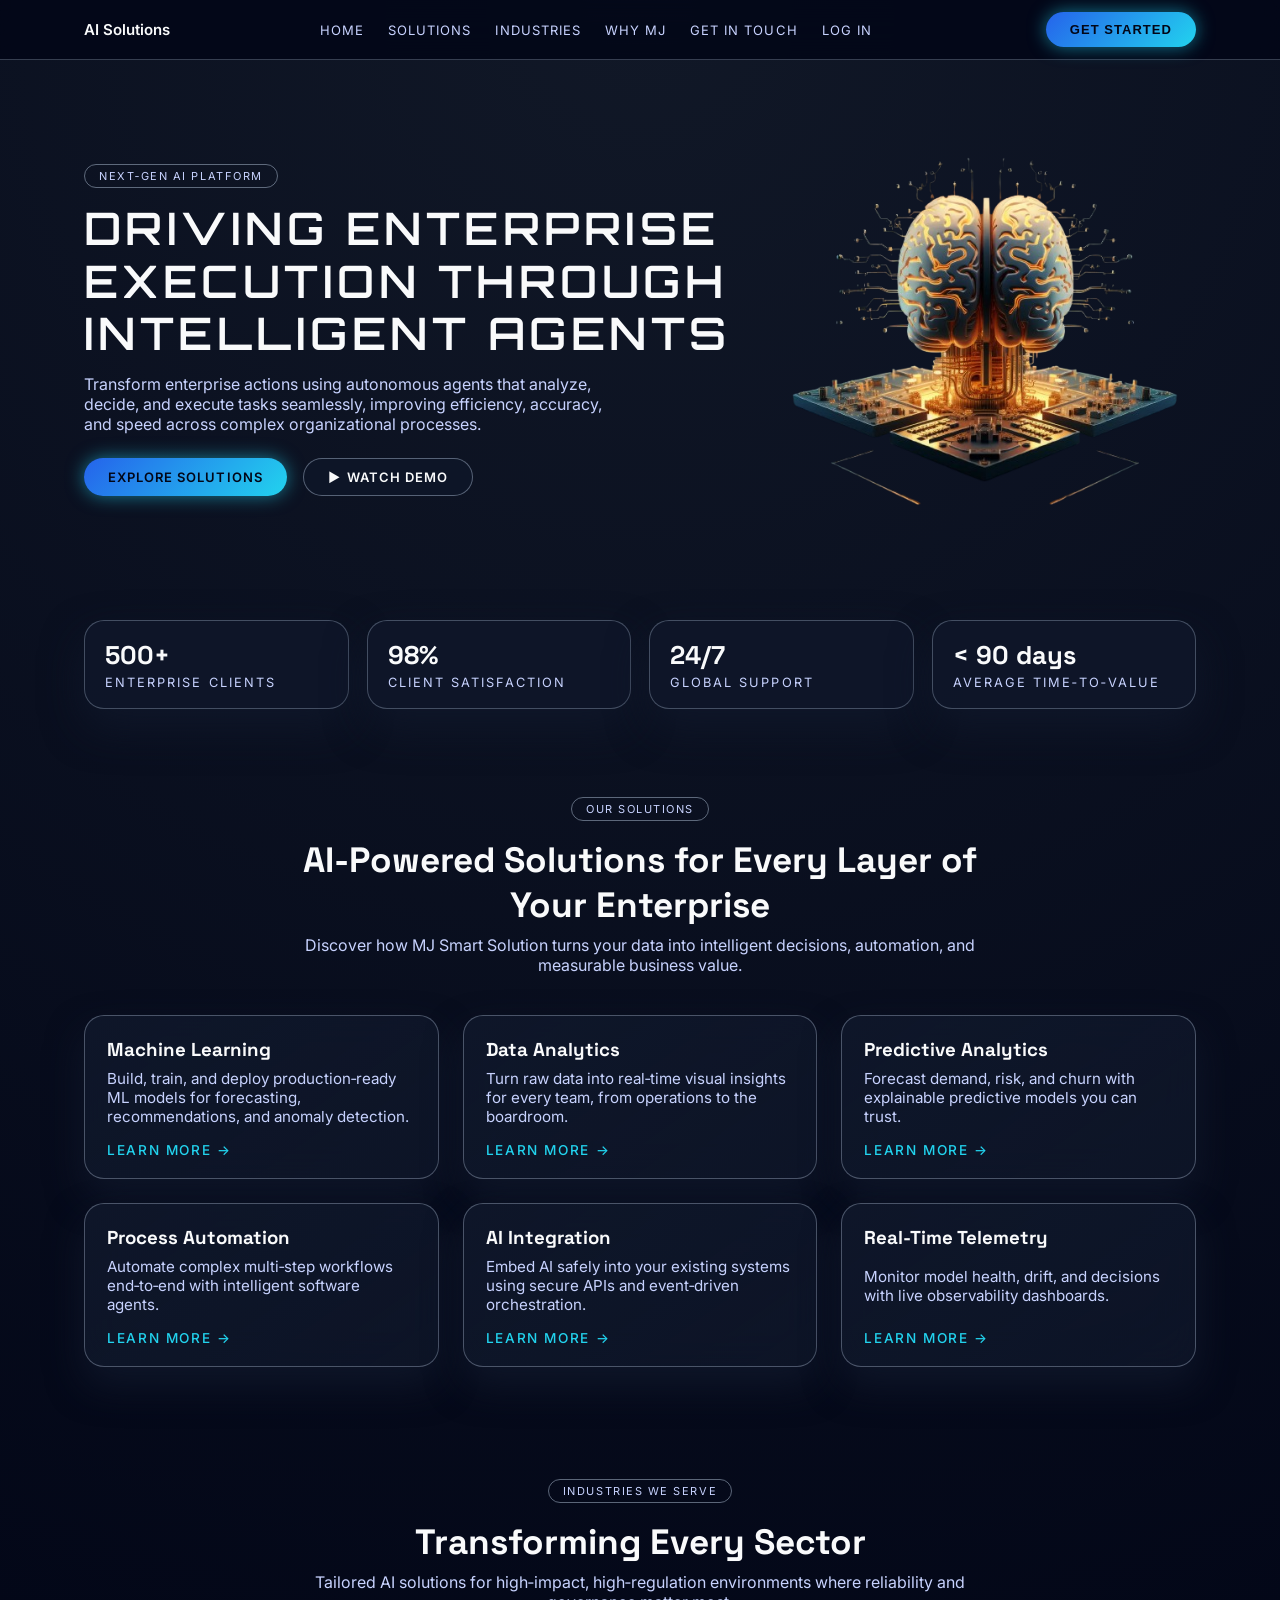
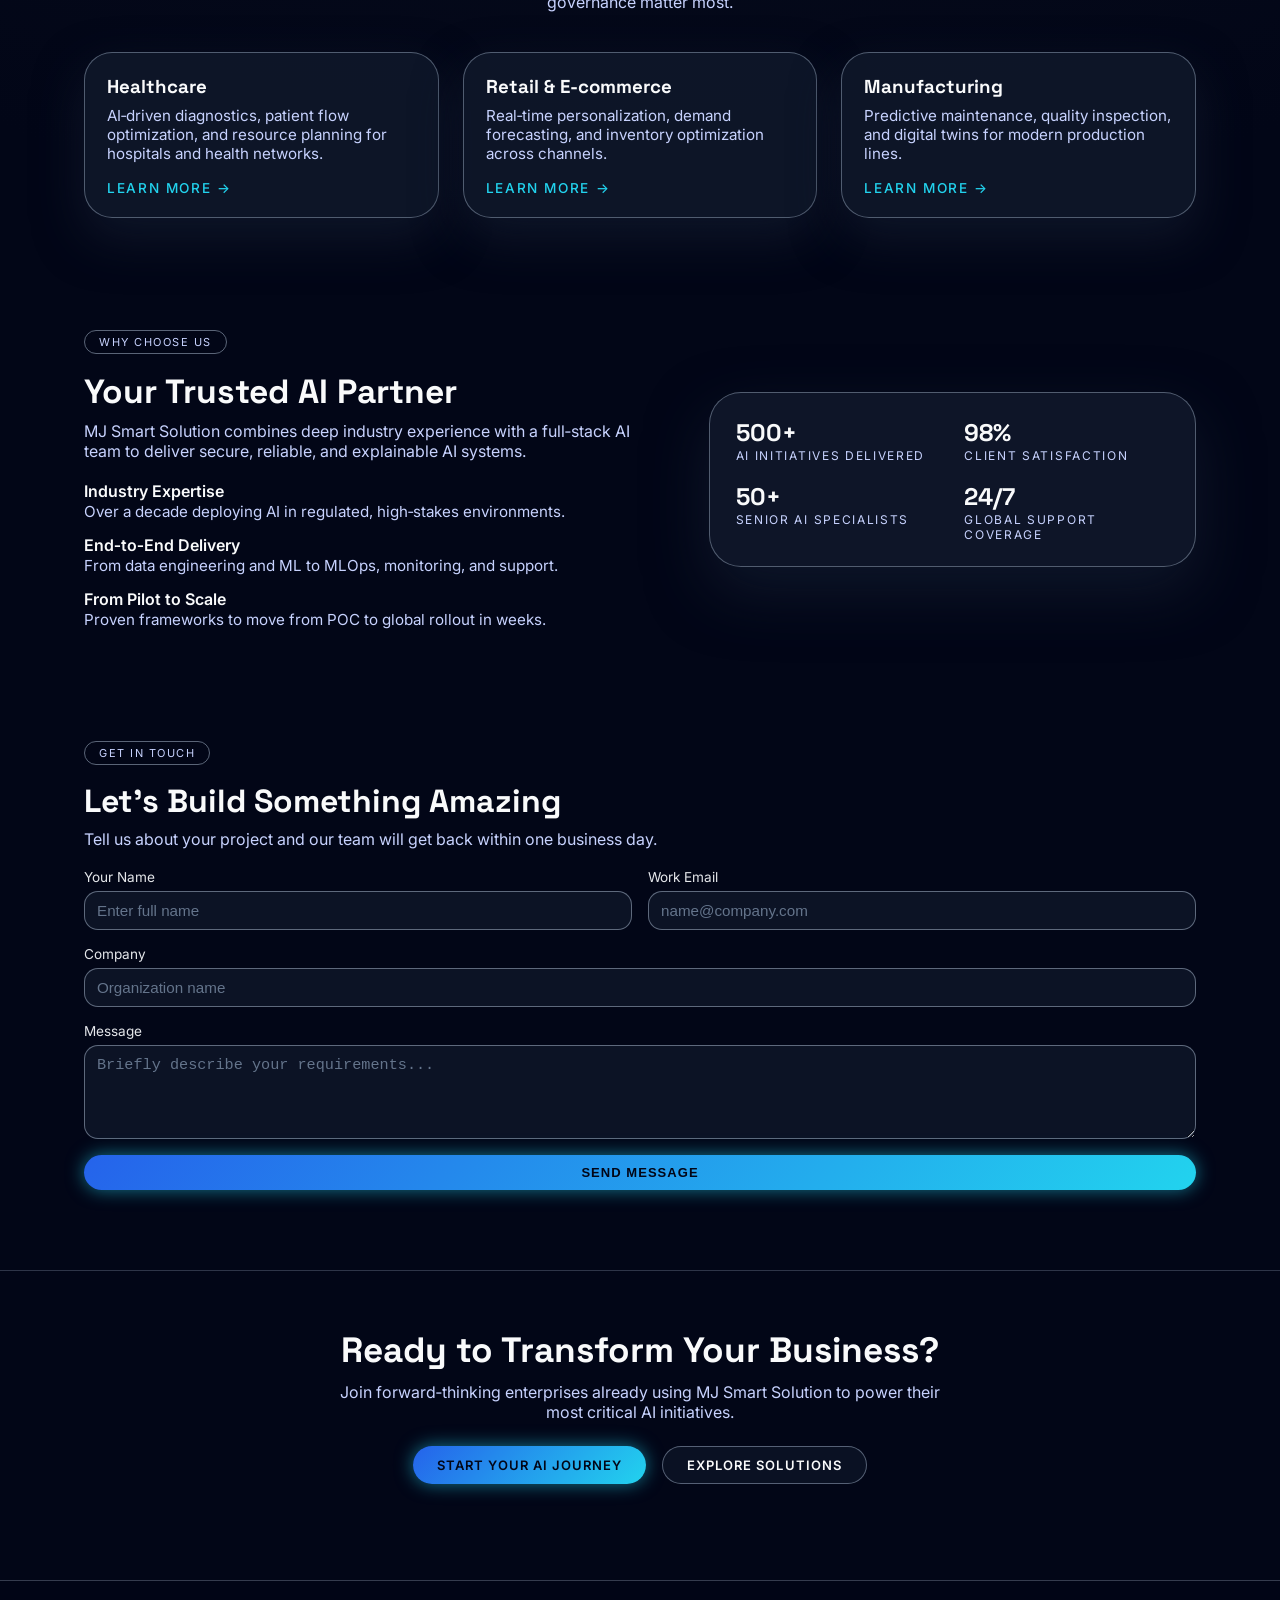
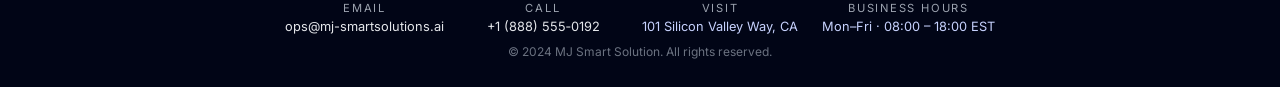
<file: index.html>
<!DOCTYPE html>
<html lang="en">
<head>
  <meta charset="UTF-8" />
  <title>AI Solutions – Enterprise AI Platform</title>
  <meta name="viewport" content="width=device-width, initial-scale=1" />

  <!-- Google Fonts -->
  <link href="https://fonts.googleapis.com/css2?family=Space+Grotesk:wght@500;600;700&family=Inter:wght@400;500;600&display=swap" rel="stylesheet">
  <link href="https://fonts.googleapis.com/css2?family=Orbitron:wght@500;600;700&display=swap" rel="stylesheet">
  <!-- Main CSS file -->
  <link rel="stylesheet" href="assets/css/styles.css" />
</head>
<body>

  <!-- NAVBAR -->
  <header class="nav">
    <div class="nav__inner">
      <!-- Logo -->
      <a href="#hero" class="nav__logo">
  <span class="logo-text">AI Solutions</span>
</a>

         <nav class="nav__links">
      <a href="#hero">Home</a>
      <a href="#solutions">Solutions</a>
      <a href="#industries">Industries</a>
      <a href="#why-us">Why MJ</a>
      <a href="#contact">Get in Touch</a>
      <a href="#" class="js-open-auth nav__login">Log In</a>
    </nav>

    <button class="btn btn--primary nav__cta js-open-auth" type="button">Get Started</button>
      <!-- Mobile menu button -->
      <button class="nav__toggle" aria-label="Toggle menu">
        <span></span>
        <span></span>
      </button>
    </div>
  </header>

  <!-- MAIN CONTENT -->
  <main>
    <!-- HERO SECTION -->
    <section id="hero" class="hero">
      <div class="hero__content">
        <span class="pill">Next‑Gen AI Platform</span>
<h1 class="hero-title">
  <span>DRIVING ENTERPRISE</span>
  <span>EXECUTION THROUGH</span>
  <span>INTELLIGENT AGENTS</span>
</h1>       
 <p>
          Transform enterprise actions using autonomous agents that analyze, decide, and execute tasks seamlessly, improving efficiency, accuracy, and speed across complex organizational processes.
        </p>

        <div class="hero__actions">
          <a href="#solutions" class="btn btn--primary">Explore Solutions</a>
          <a href="#demo" class="btn btn--ghost">
            <span class="btn__icon">▶</span>
            Watch Demo
          </a>
        </div>
      </div>

      <div class="hero__visual">
  <div class="brain-card">
    <img
      src="./assets/img/hero-ai-brain.png"
      alt="Futuristic AI brain on circuit board"
      class="brain-image"
    />
  </div>
</div>
    </section>
<section id="metrics" class="metrics" data-reveal>  <div class="metric-card" data-target="500" data-suffix="+">
    <h3 class="metric-number">0</h3>
    <p>Enterprise clients</p>
  </div>

  <div class="metric-card" data-target="98" data-suffix="%">
    <h3 class="metric-number">0</h3>
    <p>Client satisfaction</p>
  </div>

  <div class="metric-card" data-target="24" data-suffix="/7">
    <h3 class="metric-number">0</h3>
    <p>Global support</p>
  </div>

  <div class="metric-card" data-target="90" data-prefix="&lt; " data-suffix=" days">
    <h3 class="metric-number">0</h3>
    <p>Average time‑to‑value</p>
  </div>
</section>

    <!-- AI‑POWERED SOLUTIONS -->
<section id="solutions" class="section section--solutions" data-reveal>      <div class="section__header">
        <span class="pill">Our Solutions</span>
        <h2>AI‑Powered Solutions for Every Layer of Your Enterprise</h2>
        <p>
          Discover how MJ Smart Solution turns your data into intelligent decisions,
          automation, and measurable business value.
        </p>
      </div>

      <div class="solutions-grid">
        <article class="glass-card">
          <h3>Machine Learning</h3>
          <p>Build, train, and deploy production‑ready ML models for forecasting, recommendations, and anomaly detection.</p>
          <a href="solutions/machine-learning.html" class="link-more">Learn more →</a>
        </article>

        <article class="glass-card">
          <h3>Data Analytics</h3>
          <p>Turn raw data into real‑time visual insights for every team, from operations to the boardroom.</p>
          <a href="solutions/data-analytics.html" class="link-more">Learn more →</a>
        </article>

        <article class="glass-card">
          <h3>Predictive Analytics</h3>
          <p>Forecast demand, risk, and churn with explainable predictive models you can trust.</p>
          <a href="solutions/predictive-analytics.html" class="link-more">Learn more →</a>
        </article>

        <article class="glass-card">
          <h3>Process Automation</h3>
          <p>Automate complex multi‑step workflows end‑to‑end with intelligent software agents.</p>
          <a href="solutions/process-automation.html" class="link-more">Learn more →</a>
        </article>

        <article class="glass-card">
          <h3>AI Integration</h3>
          <p>Embed AI safely into your existing systems using secure APIs and event‑driven orchestration.</p>
          <a href="solutions/ai-integration.html" class="link-more">Learn more →</a>
        </article>

        <article class="glass-card">
          <h3>Real‑Time Telemetry</h3>
          <p>Monitor model health, drift, and decisions with live observability dashboards.</p>
          <a href="solutions/real-time-telemetry.html" class="link-more">Learn more →</a>
        </article>
      </div>
    </section>
    <!-- INDUSTRIES WE SERVE -->
<section id="industries" class="section section--industries" data-reveal>
        <div class="section__header">
        <span class="pill">Industries We Serve</span>
        <h2>Transforming Every Sector</h2>
        <p>
          Tailored AI solutions for high‑impact, high‑regulation environments where
          reliability and governance matter most.
        </p>
      </div>

      <div class="industries-grid">
        <article class="industry-card">
          <h3>Healthcare</h3>
          <p>
            AI‑driven diagnostics, patient flow optimization, and resource planning
            for hospitals and health networks.
          </p>
          <a href="industries/healthcare.html" class="link-more">Learn more →</a>
        </article>

        <article class="industry-card">
          <h3>Retail &amp; E‑commerce</h3>
          <p>
            Real‑time personalization, demand forecasting, and inventory optimization
            across channels.
          </p>
          <a href="industries/retail-ecommerce.html" class="link-more">Learn more →</a>
        </article>

        <article class="industry-card">
          <h3>Manufacturing</h3>
          <p>
            Predictive maintenance, quality inspection, and digital twins for
            modern production lines.
          </p>
          <a href="industries/manufacturing.html" class="link-more">Learn more →</a>
        </article>
      </div>
    </section>
    <!-- WHY CHOOSE US -->
    <section id="why-us" class="section section--why" data-reveal>
      <div class="why-grid">
        <div class="why-text">
          <span class="pill">Why Choose Us</span>
          <h2>Your Trusted AI Partner</h2>
          <p>
            MJ Smart Solution combines deep industry experience with a full‑stack AI team
            to deliver secure, reliable, and explainable AI systems.
          </p>

          <ul class="why-list">
            <li>
              <strong>Industry Expertise</strong>
              <span>Over a decade deploying AI in regulated, high‑stakes environments.</span>
            </li>
            <li>
              <strong>End‑to‑End Delivery</strong>
              <span>From data engineering and ML to MLOps, monitoring, and support.</span>
            </li>
            <li>
              <strong>From Pilot to Scale</strong>
              <span>Proven frameworks to move from POC to global rollout in weeks.</span>
            </li>
          </ul>
        </div>

        <div class="why-metrics-card">
          <div>
            <h3>500+</h3>
            <p>AI initiatives delivered</p>
          </div>
          <div>
            <h3>98%</h3>
            <p>Client satisfaction</p>
          </div>
          <div>
            <h3>50+</h3>
            <p>Senior AI specialists</p>
          </div>
          <div>
            <h3>24/7</h3>
            <p>Global support coverage</p>
          </div>
        </div>
      </div>
    </section>
          <!-- CONTACT / GET IN TOUCH -->
   <section id="contact" class="section section--contact" data-reveal>
  <div class="contact-grid">
    <div class="contact-form-wrapper">
      <span class="pill">Get in touch</span>
      <h2>Let's Build Something Amazing</h2>
      <p>Tell us about your project and our team will get back within one business day.</p>

      <form class="contact-form" onsubmit="event.preventDefault(); alert('This is a demo. Form submit not wired to backend.');">
        <div class="form-row">
          <div class="form-field">
            <label for="name">Your Name</label>
            <input id="name" type="text" placeholder="Enter full name" required />
          </div>
          <div class="form-field">
            <label for="email">Work Email</label>
            <input id="email" type="email" placeholder="name@company.com" required />
          </div>
        </div>

        <div class="form-field">
          <label for="company">Company</label>
          <input id="company" type="text" placeholder="Organization name" />
        </div>

        <div class="form-field">
          <label for="message">Message</label>
          <textarea id="message" rows="4" placeholder="Briefly describe your requirements..." required></textarea>
        </div>

        <button type="submit" class="btn btn--primary">Send Message</button>
      </form>
    </div>
  </div>
</section>
    
    </main>
    <section class="final-cta" data-reveal>
    <div class="final-cta__inner">
      <h2>Ready to Transform Your Business?</h2>
      <p>
        Join forward‑thinking enterprises already using MJ Smart Solution to power
        their most critical AI initiatives.
      </p>
      <div class="final-cta__actions">
        <a href="#contact" class="btn btn--primary">Start Your AI Journey</a>
        <a href="#solutions" class="btn btn--ghost">Explore Solutions</a>
      </div>
    </div>
  </section>
      <!-- FOOTER CONTACT STRIP -->
  <footer class="footer-contact">
    <div class="footer-contact__inner">
      <div class="footer-contact__row">
        <div class="footer-contact__item">
          <span class="footer-contact__label">Email</span>
          <a href="mailto:ops@mj-smartsolutions.ai">ops@mj-smartsolutions.ai</a>
        </div>
        <div class="footer-contact__item">
          <span class="footer-contact__label">Call</span>
          <a href="tel:+18885550192">+1 (888) 555‑0192</a>
        </div>
        <div class="footer-contact__item">
          <span class="footer-contact__label">Visit</span>
          <span>101 Silicon Valley Way, CA</span>
        </div>
        <div class="footer-contact__item">
          <span class="footer-contact__label">Business Hours</span>
          <span>Mon–Fri · 08:00 – 18:00 EST</span>
        </div>
      </div>

      <div class="footer-contact__bottom">
        <span>© 2024 MJ Smart Solution. All rights reserved.</span>
      </div>
    </div>
  </footer>
      <!-- AUTH MODAL (Login / Create Account / Reset Password) -->
  <div class="auth-modal" id="auth-modal">
    <div class="auth-modal__backdrop"></div>
    <div class="auth-modal__dialog" role="dialog" aria-modal="true" aria-labelledby="auth-modal-title">
      <button class="auth-modal__close" type="button" aria-label="Close">
        ×
      </button>

      <div class="auth-modal__header">
        <h2 id="auth-modal-title">Welcome to MJ Smart Solution</h2>
        <p>Sign in to your workspace or create a new enterprise account.</p>
      </div>

      <div class="auth-modal__tabs">
        <button class="auth-tab is-active" data-auth-tab="login" type="button">Log in</button>
        <button class="auth-tab" data-auth-tab="signup" type="button">Create account</button>
      </div>

      <div class="auth-modal__body">
        <!-- LOGIN PANEL -->
        <form class="auth-panel auth-panel--active"
              data-auth-panel="login"
              onsubmit="event.preventDefault(); alert('Demo only – login is not connected to a backend.');">

          <div class="form-field">
            <label for="login-email">Work Email</label>
            <input id="login-email" type="email" required placeholder="name@company.com" />
          </div>

          <div class="form-field">
            <label for="login-password">Password</label>
            <input id="login-password" type="password" required placeholder="Enter your password" />
          </div>

          <div class="auth-extra">
            <label class="checkbox">
              <input type="checkbox" />
              <span>Remember me</span>
            </label>
            <!-- THIS LINK TRIGGERS RESET -->
            <a href="#" class="auth-link js-open-reset">Forgot password?</a>
          </div>

          <button type="submit" class="btn btn--primary auth-submit">Log in</button>
        </form>

        <!-- SIGNUP PANEL -->
        <form class="auth-panel"
              data-auth-panel="signup"
              onsubmit="event.preventDefault(); alert('Demo only – signup is not connected to a backend.');">

          <div class="form-field">
            <label for="signup-name">Full Name</label>
            <input id="signup-name" type="text" required placeholder="Enter your name" />
          </div>

          <div class="form-field">
            <label for="signup-company">Company</label>
            <input id="signup-company" type="text" required placeholder="Organization name" />
          </div>

          <div class="form-field">
            <label for="signup-email">Work Email</label>
            <input id="signup-email" type="email" required placeholder="name@company.com" />
          </div>

          <div class="form-field">
            <label for="signup-password">Password</label>
            <input id="signup-password" type="password" required placeholder="Create a strong password" />
          </div>

          <p class="auth-terms">
            By creating an account, you agree to our
            <a href="/terms.html" target="_blank" rel="noopener noreferrer">Terms of Service</a>
            and
            <a href="/privacy.html" target="_blank" rel="noopener noreferrer">Privacy Policy</a>.
          </p>

          <button type="submit" class="btn btn--primary auth-submit">Create account</button>
        </form>

        <!-- RESET PASSWORD PANEL -->
        <form class="auth-panel"
              data-auth-panel="reset"
              onsubmit="event.preventDefault(); alert('Demo only – a password reset link would be emailed to this address.');">

          <p class="auth-reset-text">
            Enter the email associated with your account and we’ll send you instructions
            to reset your password.
          </p>

          <div class="form-field">
            <label for="reset-email">Work Email</label>
            <input id="reset-email" type="email" required placeholder="name@company.com" />
          </div>

          <button type="submit" class="btn btn--primary auth-submit">Send reset link</button>

          <p class="auth-back-login">
            Remembered your password?
            <a href="#" class="auth-link js-back-login">Back to login</a>
          </p>
        </form>
      </div>
    </div>
  </div>
  <!-- JS -->
  <script src="assets/js/main.js"></script>
</body>
</html>
</file>
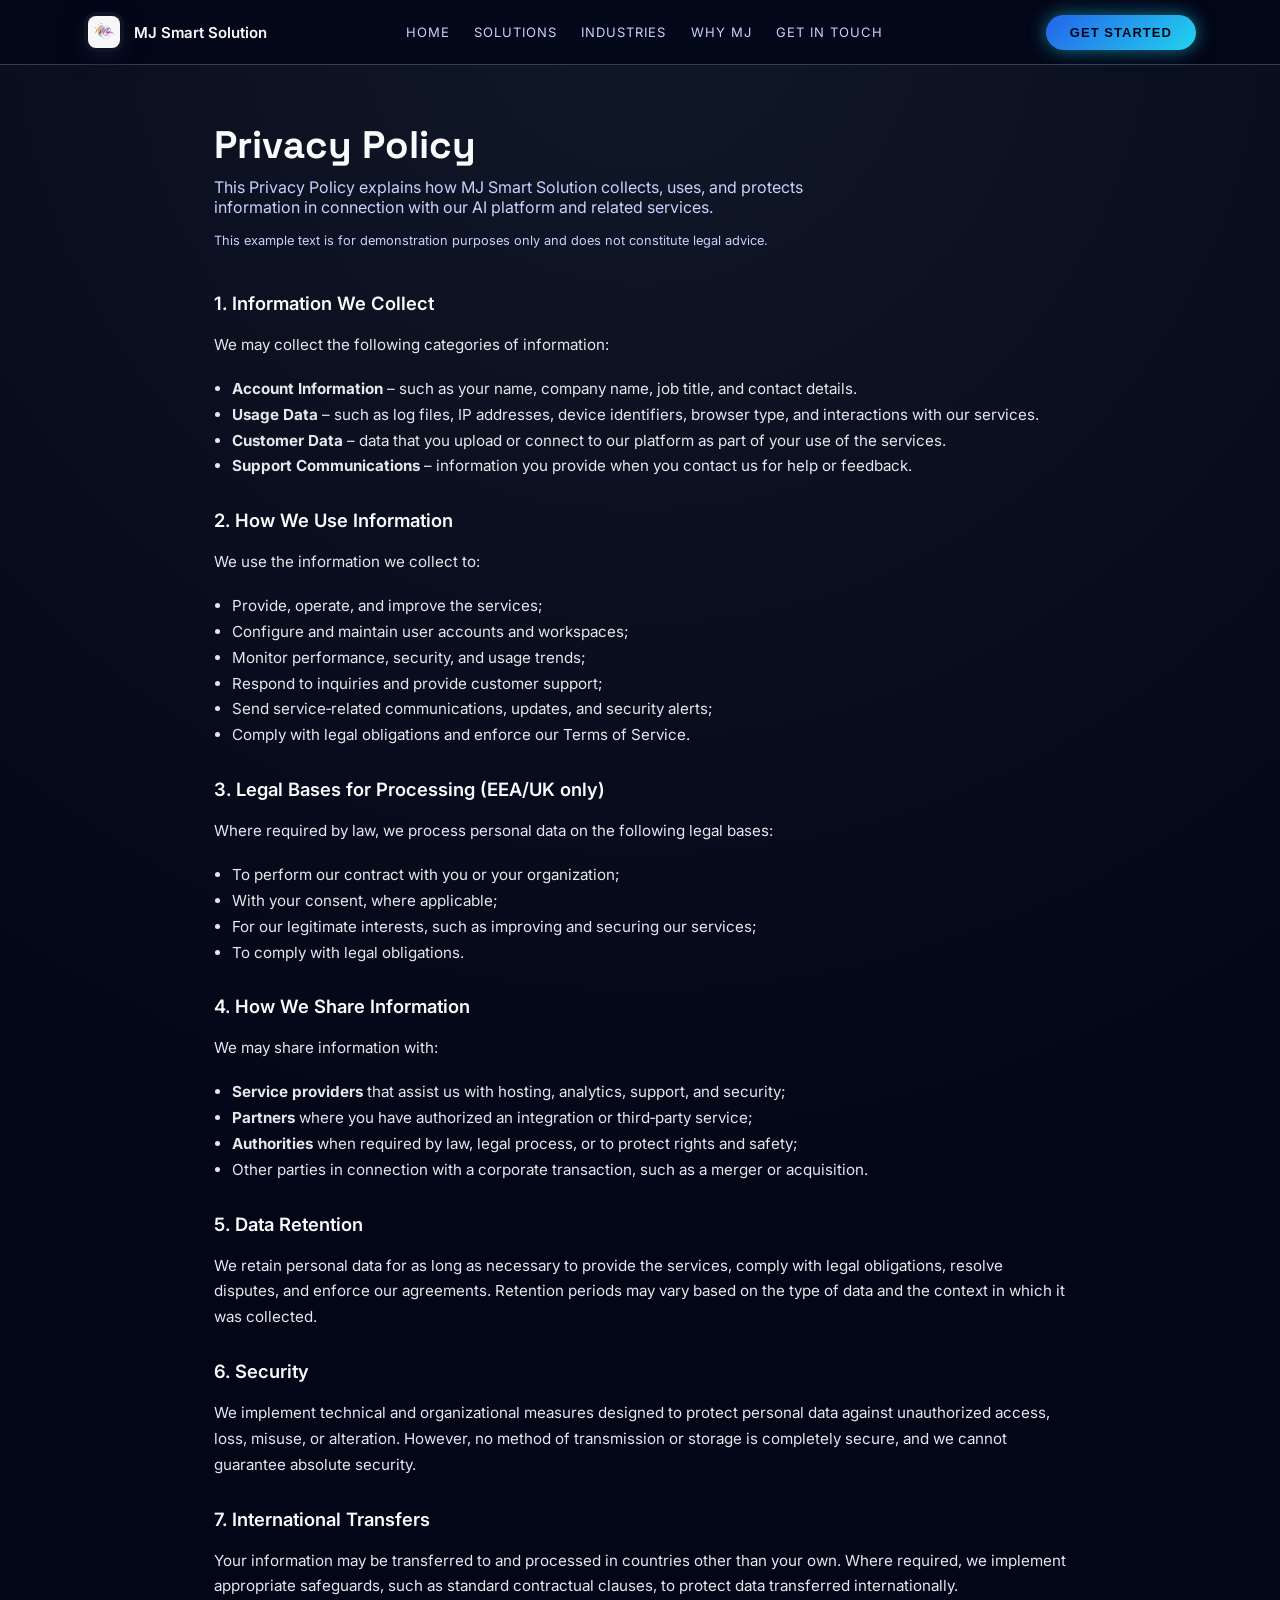
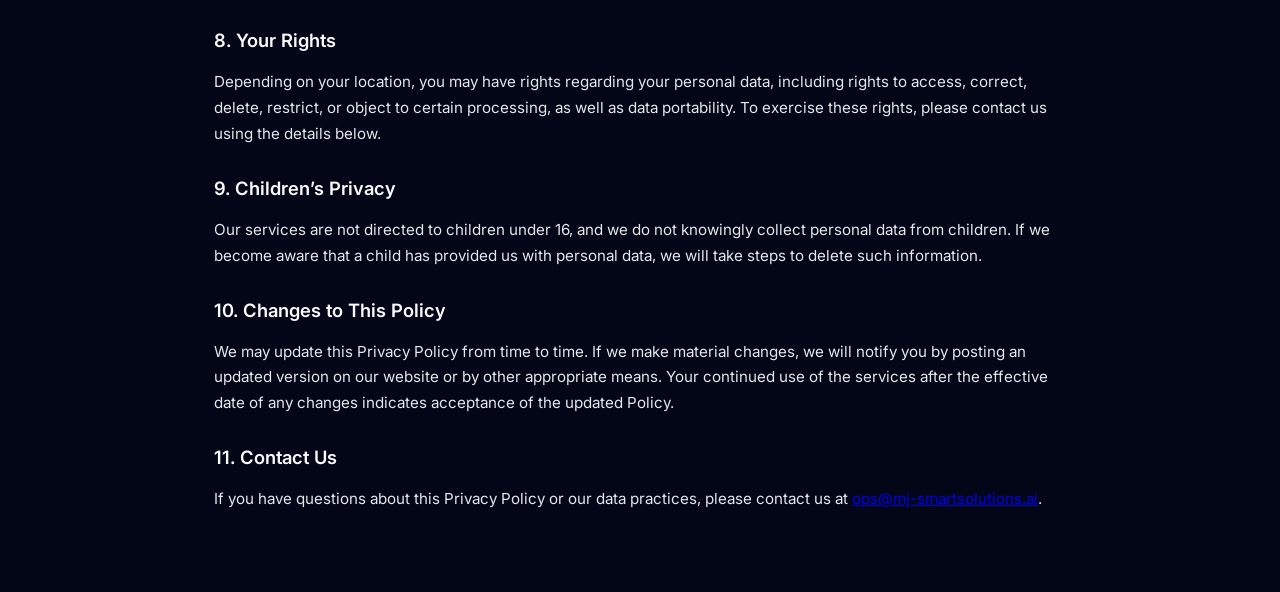
<file: privacy.html>
<!DOCTYPE html>
<html lang="en">
<head>
  <meta charset="UTF-8" />
  <title>Privacy Policy – MJ Smart Solution</title>
  <meta name="viewport" content="width=device-width, initial-scale=1" />

  <link href="https://fonts.googleapis.com/css2?family=Space+Grotesk:wght@500;600;700&family=Inter:wght@400;500;600&family=Orbitron:wght@500;600;700&display=swap" rel="stylesheet">
  <link rel="stylesheet" href="assets/css/styles.css" />
</head>
<body>

  <header class="nav">
    <div class="nav__inner">
      <a href="index.html#hero" class="nav__logo">
        <img src="assets/img/mj-logo.png" alt="MJ Smart Solution logo" class="logo-img" />
        <span class="logo-text">MJ Smart Solution</span>
      </a>

      <nav class="nav__links">
        <a href="index.html#hero">Home</a>
        <a href="index.html#solutions">Solutions</a>
        <a href="index.html#industries">Industries</a>
        <a href="index.html#why-us">Why MJ</a>
        <a href="index.html#contact">Get in Touch</a>
      </nav>

      <button class="btn btn--primary nav__cta js-open-auth" type="button">Get Started</button>
      <button class="nav__toggle" aria-label="Toggle menu">
        <span></span>
        <span></span>
      </button>
    </div>
  </header>

  <main>
    <section class="legal-page">
      <header class="legal-header">
        <h1>Privacy Policy</h1>
        <p>This Privacy Policy explains how MJ Smart Solution collects, uses, and protects information in connection with our AI platform and related services.</p>
        <p class="legal-note">This example text is for demonstration purposes only and does not constitute legal advice.</p>
      </header>

      <div class="legal-content">
        <h2>1. Information We Collect</h2>
        <p>We may collect the following categories of information:</p>
        <ul>
          <li><strong>Account Information</strong> – such as your name, company name, job title, and contact details.</li>
          <li><strong>Usage Data</strong> – such as log files, IP addresses, device identifiers, browser type, and interactions with our services.</li>
          <li><strong>Customer Data</strong> – data that you upload or connect to our platform as part of your use of the services.</li>
          <li><strong>Support Communications</strong> – information you provide when you contact us for help or feedback.</li>
        </ul>

        <h2>2. How We Use Information</h2>
        <p>We use the information we collect to:</p>
        <ul>
          <li>Provide, operate, and improve the services;</li>
          <li>Configure and maintain user accounts and workspaces;</li>
          <li>Monitor performance, security, and usage trends;</li>
          <li>Respond to inquiries and provide customer support;</li>
          <li>Send service‑related communications, updates, and security alerts;</li>
          <li>Comply with legal obligations and enforce our Terms of Service.</li>
        </ul>

        <h2>3. Legal Bases for Processing (EEA/UK only)</h2>
        <p>Where required by law, we process personal data on the following legal bases:</p>
        <ul>
          <li>To perform our contract with you or your organization;</li>
          <li>With your consent, where applicable;</li>
          <li>For our legitimate interests, such as improving and securing our services;</li>
          <li>To comply with legal obligations.</li>
        </ul>

        <h2>4. How We Share Information</h2>
        <p>We may share information with:</p>
        <ul>
          <li><strong>Service providers</strong> that assist us with hosting, analytics, support, and security;</li>
          <li><strong>Partners</strong> where you have authorized an integration or third‑party service;</li>
          <li><strong>Authorities</strong> when required by law, legal process, or to protect rights and safety;</li>
          <li>Other parties in connection with a corporate transaction, such as a merger or acquisition.</li>
        </ul>

        <h2>5. Data Retention</h2>
        <p>
          We retain personal data for as long as necessary to provide the services, comply with legal
          obligations, resolve disputes, and enforce our agreements. Retention periods may vary based
          on the type of data and the context in which it was collected.
        </p>

        <h2>6. Security</h2>
        <p>
          We implement technical and organizational measures designed to protect personal data against
          unauthorized access, loss, misuse, or alteration. However, no method of transmission or
          storage is completely secure, and we cannot guarantee absolute security.
        </p>

        <h2>7. International Transfers</h2>
        <p>
          Your information may be transferred to and processed in countries other than your own. Where
          required, we implement appropriate safeguards, such as standard contractual clauses, to
          protect data transferred internationally.
        </p>

        <h2>8. Your Rights</h2>
        <p>
          Depending on your location, you may have rights regarding your personal data, including
          rights to access, correct, delete, restrict, or object to certain processing, as well as data
          portability. To exercise these rights, please contact us using the details below.
        </p>

        <h2>9. Children’s Privacy</h2>
        <p>
          Our services are not directed to children under 16, and we do not knowingly collect personal
          data from children. If we become aware that a child has provided us with personal data, we
          will take steps to delete such information.
        </p>

        <h2>10. Changes to This Policy</h2>
        <p>
          We may update this Privacy Policy from time to time. If we make material changes, we will
          notify you by posting an updated version on our website or by other appropriate means. Your
          continued use of the services after the effective date of any changes indicates acceptance of
          the updated Policy.
        </p>

        <h2>11. Contact Us</h2>
        <p>
          If you have questions about this Privacy Policy or our data practices, please contact us at
          <a href="mailto:ops@mj-smartsolutions.ai">ops@mj-smartsolutions.ai</a>.
        </p>
      </div>
    </section>
  </main>

    <!-- AUTH MODAL (Login / Create Account / Reset Password) -->
  <div class="auth-modal" id="auth-modal">
    <div class="auth-modal__backdrop"></div>
    <div class="auth-modal__dialog" role="dialog" aria-modal="true" aria-labelledby="auth-modal-title">
      <button class="auth-modal__close" type="button" aria-label="Close">
        ×
      </button>

      <div class="auth-modal__header">
        <h2 id="auth-modal-title">Welcome to MJ Smart Solution</h2>
        <p>Sign in to your workspace or create a new enterprise account.</p>
      </div>

      <div class="auth-modal__tabs">
        <button class="auth-tab is-active" data-auth-tab="login" type="button">Log in</button>
        <button class="auth-tab" data-auth-tab="signup" type="button">Create account</button>
      </div>

      <div class="auth-modal__body">
        <!-- LOGIN PANEL -->
        <form class="auth-panel auth-panel--active"
              data-auth-panel="login"
              onsubmit="event.preventDefault(); alert('Demo only – login is not connected to a backend.');">

          <div class="form-field">
            <label for="login-email">Work Email</label>
            <input id="login-email" type="email" required placeholder="name@company.com" />
          </div>

          <div class="form-field">
            <label for="login-password">Password</label>
            <input id="login-password" type="password" required placeholder="Enter your password" />
          </div>

          <div class="auth-extra">
            <label class="checkbox">
              <input type="checkbox" />
              <span>Remember me</span>
            </label>
            <!-- Forgot password opens reset panel -->
            <a href="#" class="auth-link js-open-reset">Forgot password?</a>
          </div>

          <button type="submit" class="btn btn--primary auth-submit">Log in</button>
        </form>

        <!-- SIGNUP PANEL -->
        <form class="auth-panel"
              data-auth-panel="signup"
              onsubmit="event.preventDefault(); alert('Demo only – signup is not connected to a backend.');">

          <div class="form-field">
            <label for="signup-name">Full Name</label>
            <input id="signup-name" type="text" required placeholder="Enter your name" />
          </div>

          <div class="form-field">
            <label for="signup-company">Company</label>
            <input id="signup-company" type="text" required placeholder="Organization name" />
          </div>

          <div class="form-field">
            <label for="signup-email">Work Email</label>
            <input id="signup-email" type="email" required placeholder="name@company.com" />
          </div>

          <div class="form-field">
            <label for="signup-password">Password</label>
            <input id="signup-password" type="password" required placeholder="Create a strong password" />
          </div>

          <p class="auth-terms">
            By creating an account, you agree to our
            <a href="/terms.html" target="_blank" rel="noopener noreferrer">Terms of Service</a>
            and
            <a href="/privacy.html" target="_blank" rel="noopener noreferrer">Privacy Policy</a>.
          </p>

          <button type="submit" class="btn btn--primary auth-submit">Create account</button>
        </form>

        <!-- RESET PASSWORD PANEL -->
        <form class="auth-panel"
              data-auth-panel="reset"
              onsubmit="event.preventDefault(); alert('Demo only – a password reset link would be emailed to this address.');">

          <p class="auth-reset-text">
            Enter the email associated with your account and we’ll send you instructions
            to reset your password.
          </p>

          <div class="form-field">
            <label for="reset-email">Work Email</label>
            <input id="reset-email" type="email" required placeholder="name@company.com" />
          </div>

          <button type="submit" class="btn btn--primary auth-submit">Send reset link</button>

          <p class="auth-back-login">
            Remembered your password?
            <a href="#" class="auth-link js-back-login">Back to login</a>
          </p>
        </form>
      </div>
    </div>
  </div>
  <script src="assets/js/main.js"></script>
</body>
</html>
</file>
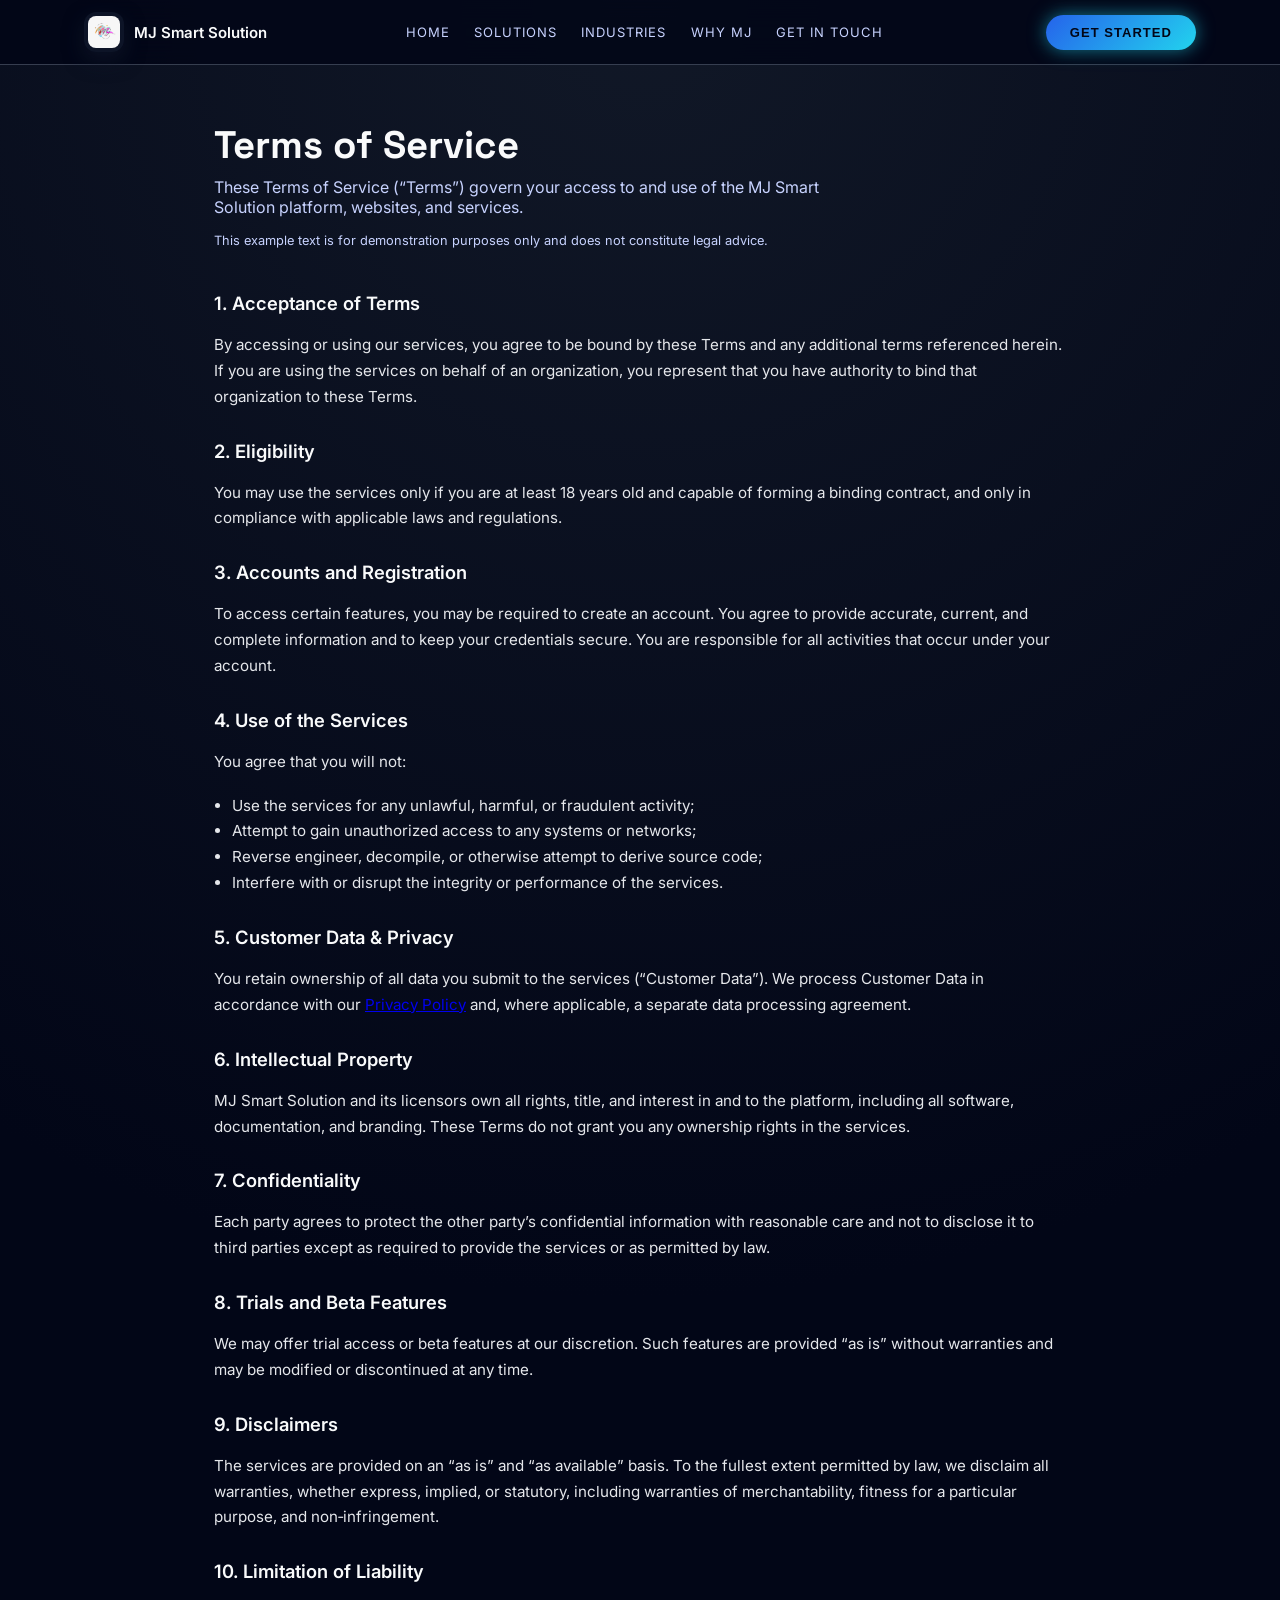
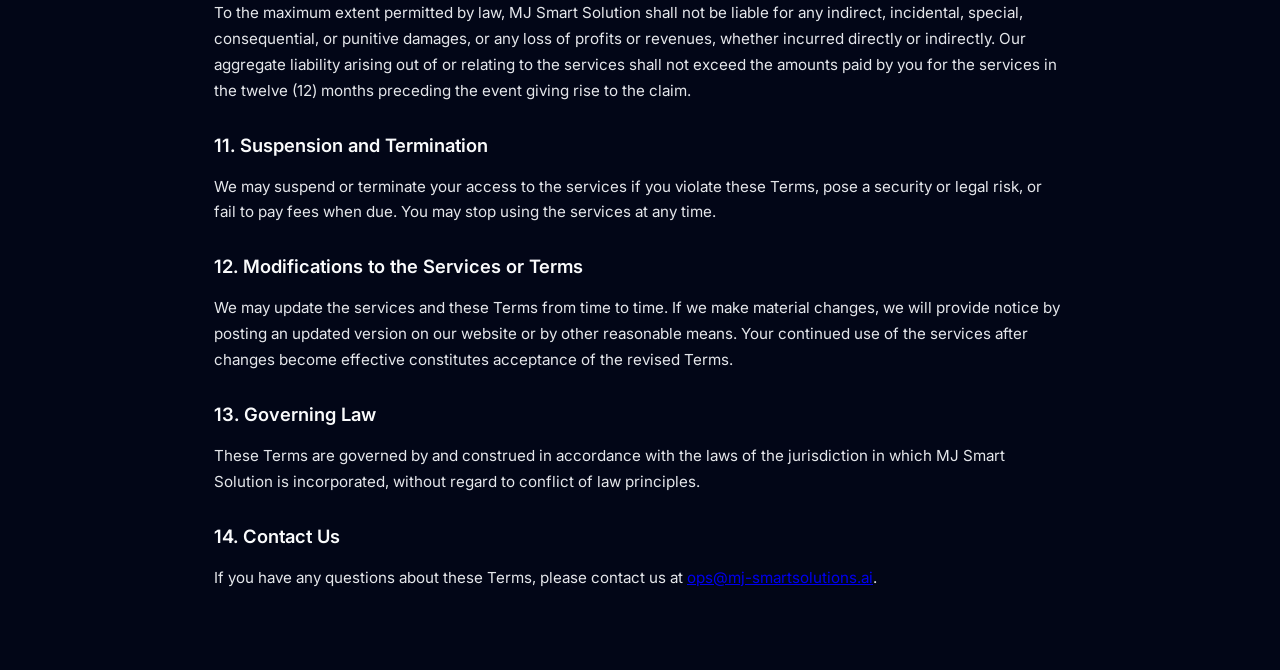
<file: terms.html>
<!DOCTYPE html>
<html lang="en">
<head>
  <meta charset="UTF-8" />
  <title>Terms of Service – MJ Smart Solution</title>
  <meta name="viewport" content="width=device-width, initial-scale=1" />

  <link href="https://fonts.googleapis.com/css2?family=Space+Grotesk:wght@500;600;700&family=Inter:wght@400;500;600&family=Orbitron:wght@500;600;700&display=swap" rel="stylesheet">
  <link rel="stylesheet" href="assets/css/styles.css" />
</head>
<body>

  <!-- Simple nav back to main site -->
  <header class="nav">
    <div class="nav__inner">
      <a href="index.html#hero" class="nav__logo">
        <img src="assets/img/mj-logo.png" alt="MJ Smart Solution logo" class="logo-img" />
        <span class="logo-text">MJ Smart Solution</span>
      </a>

      <nav class="nav__links">
        <a href="index.html#hero">Home</a>
        <a href="index.html#solutions">Solutions</a>
        <a href="index.html#industries">Industries</a>
        <a href="index.html#why-us">Why MJ</a>
        <a href="index.html#contact">Get in Touch</a>
      </nav>

      <button class="btn btn--primary nav__cta js-open-auth" type="button">Get Started</button>
      <button class="nav__toggle" aria-label="Toggle menu">
        <span></span>
        <span></span>
      </button>
    </div>
  </header>

  <main>
    <section class="legal-page">
      <header class="legal-header">
        <h1>Terms of Service</h1>
        <p>These Terms of Service (“Terms”) govern your access to and use of the MJ Smart Solution platform, websites, and services.</p>
        <p class="legal-note">This example text is for demonstration purposes only and does not constitute legal advice.</p>
      </header>

      <div class="legal-content">
        <h2>1. Acceptance of Terms</h2>
        <p>
          By accessing or using our services, you agree to be bound by these Terms and any additional
          terms referenced herein. If you are using the services on behalf of an organization, you
          represent that you have authority to bind that organization to these Terms.
        </p>

        <h2>2. Eligibility</h2>
        <p>
          You may use the services only if you are at least 18 years old and capable of forming a
          binding contract, and only in compliance with applicable laws and regulations.
        </p>

        <h2>3. Accounts and Registration</h2>
        <p>
          To access certain features, you may be required to create an account. You agree to provide
          accurate, current, and complete information and to keep your credentials secure. You are
          responsible for all activities that occur under your account.
        </p>

        <h2>4. Use of the Services</h2>
        <p>You agree that you will not:</p>
        <ul>
          <li>Use the services for any unlawful, harmful, or fraudulent activity;</li>
          <li>Attempt to gain unauthorized access to any systems or networks;</li>
          <li>Reverse engineer, decompile, or otherwise attempt to derive source code;</li>
          <li>Interfere with or disrupt the integrity or performance of the services.</li>
        </ul>

        <h2>5. Customer Data & Privacy</h2>
        <p>
          You retain ownership of all data you submit to the services (“Customer Data”). We process
          Customer Data in accordance with our <a href="/privacy.html">Privacy Policy</a> and, where
          applicable, a separate data processing agreement.
        </p>

        <h2>6. Intellectual Property</h2>
        <p>
          MJ Smart Solution and its licensors own all rights, title, and interest in and to the
          platform, including all software, documentation, and branding. These Terms do not grant you
          any ownership rights in the services.
        </p>

        <h2>7. Confidentiality</h2>
        <p>
          Each party agrees to protect the other party’s confidential information with reasonable care
          and not to disclose it to third parties except as required to provide the services or as
          permitted by law.
        </p>

        <h2>8. Trials and Beta Features</h2>
        <p>
          We may offer trial access or beta features at our discretion. Such features are provided “as
          is” without warranties and may be modified or discontinued at any time.
        </p>

        <h2>9. Disclaimers</h2>
        <p>
          The services are provided on an “as is” and “as available” basis. To the fullest extent
          permitted by law, we disclaim all warranties, whether express, implied, or statutory,
          including warranties of merchantability, fitness for a particular purpose, and
          non‑infringement.
        </p>

        <h2>10. Limitation of Liability</h2>
        <p>
          To the maximum extent permitted by law, MJ Smart Solution shall not be liable for any
          indirect, incidental, special, consequential, or punitive damages, or any loss of profits or
          revenues, whether incurred directly or indirectly. Our aggregate liability arising out of or
          relating to the services shall not exceed the amounts paid by you for the services in the
          twelve (12) months preceding the event giving rise to the claim.
        </p>

        <h2>11. Suspension and Termination</h2>
        <p>
          We may suspend or terminate your access to the services if you violate these Terms, pose a
          security or legal risk, or fail to pay fees when due. You may stop using the services at any
          time.
        </p>

        <h2>12. Modifications to the Services or Terms</h2>
        <p>
          We may update the services and these Terms from time to time. If we make material changes,
          we will provide notice by posting an updated version on our website or by other reasonable
          means. Your continued use of the services after changes become effective constitutes
          acceptance of the revised Terms.
        </p>

        <h2>13. Governing Law</h2>
        <p>
          These Terms are governed by and construed in accordance with the laws of the jurisdiction in
          which MJ Smart Solution is incorporated, without regard to conflict of law principles.
        </p>

        <h2>14. Contact Us</h2>
        <p>
          If you have any questions about these Terms, please contact us at
          <a href="mailto:ops@mj-smartsolutions.ai">ops@mj-smartsolutions.ai</a>.
        </p>
      </div>
    </section>
  </main>

    <!-- AUTH MODAL (Login / Create Account / Reset Password) -->
  <div class="auth-modal" id="auth-modal">
    <div class="auth-modal__backdrop"></div>
    <div class="auth-modal__dialog" role="dialog" aria-modal="true" aria-labelledby="auth-modal-title">
      <button class="auth-modal__close" type="button" aria-label="Close">
        ×
      </button>

      <div class="auth-modal__header">
        <h2 id="auth-modal-title">Welcome to MJ Smart Solution</h2>
        <p>Sign in to your workspace or create a new enterprise account.</p>
      </div>

      <div class="auth-modal__tabs">
        <button class="auth-tab is-active" data-auth-tab="login" type="button">Log in</button>
        <button class="auth-tab" data-auth-tab="signup" type="button">Create account</button>
      </div>

      <div class="auth-modal__body">
        <!-- LOGIN PANEL -->
        <form class="auth-panel auth-panel--active"
              data-auth-panel="login"
              onsubmit="event.preventDefault(); alert('Demo only – login is not connected to a backend.');">

          <div class="form-field">
            <label for="login-email">Work Email</label>
            <input id="login-email" type="email" required placeholder="name@company.com" />
          </div>

          <div class="form-field">
            <label for="login-password">Password</label>
            <input id="login-password" type="password" required placeholder="Enter your password" />
          </div>

          <div class="auth-extra">
            <label class="checkbox">
              <input type="checkbox" />
              <span>Remember me</span>
            </label>
            <!-- Forgot password opens reset panel -->
            <a href="#" class="auth-link js-open-reset">Forgot password?</a>
          </div>

          <button type="submit" class="btn btn--primary auth-submit">Log in</button>
        </form>

        <!-- SIGNUP PANEL -->
        <form class="auth-panel"
              data-auth-panel="signup"
              onsubmit="event.preventDefault(); alert('Demo only – signup is not connected to a backend.');">

          <div class="form-field">
            <label for="signup-name">Full Name</label>
            <input id="signup-name" type="text" required placeholder="Enter your name" />
          </div>

          <div class="form-field">
            <label for="signup-company">Company</label>
            <input id="signup-company" type="text" required placeholder="Organization name" />
          </div>

          <div class="form-field">
            <label for="signup-email">Work Email</label>
            <input id="signup-email" type="email" required placeholder="name@company.com" />
          </div>

          <div class="form-field">
            <label for="signup-password">Password</label>
            <input id="signup-password" type="password" required placeholder="Create a strong password" />
          </div>

          <p class="auth-terms">
            By creating an account, you agree to our
            <a href="/terms.html" target="_blank" rel="noopener noreferrer">Terms of Service</a>
            and
            <a href="/privacy.html" target="_blank" rel="noopener noreferrer">Privacy Policy</a>.
          </p>

          <button type="submit" class="btn btn--primary auth-submit">Create account</button>
        </form>

        <!-- RESET PASSWORD PANEL -->
        <form class="auth-panel"
              data-auth-panel="reset"
              onsubmit="event.preventDefault(); alert('Demo only – a password reset link would be emailed to this address.');">

          <p class="auth-reset-text">
            Enter the email associated with your account and we’ll send you instructions
            to reset your password.
          </p>

          <div class="form-field">
            <label for="reset-email">Work Email</label>
            <input id="reset-email" type="email" required placeholder="name@company.com" />
          </div>

          <button type="submit" class="btn btn--primary auth-submit">Send reset link</button>

          <p class="auth-back-login">
            Remembered your password?
            <a href="#" class="auth-link js-back-login">Back to login</a>
          </p>
        </form>
      </div>
    </div>
  </div>
  <script src="assets/js/main.js"></script>
</body>
</html>
</file>
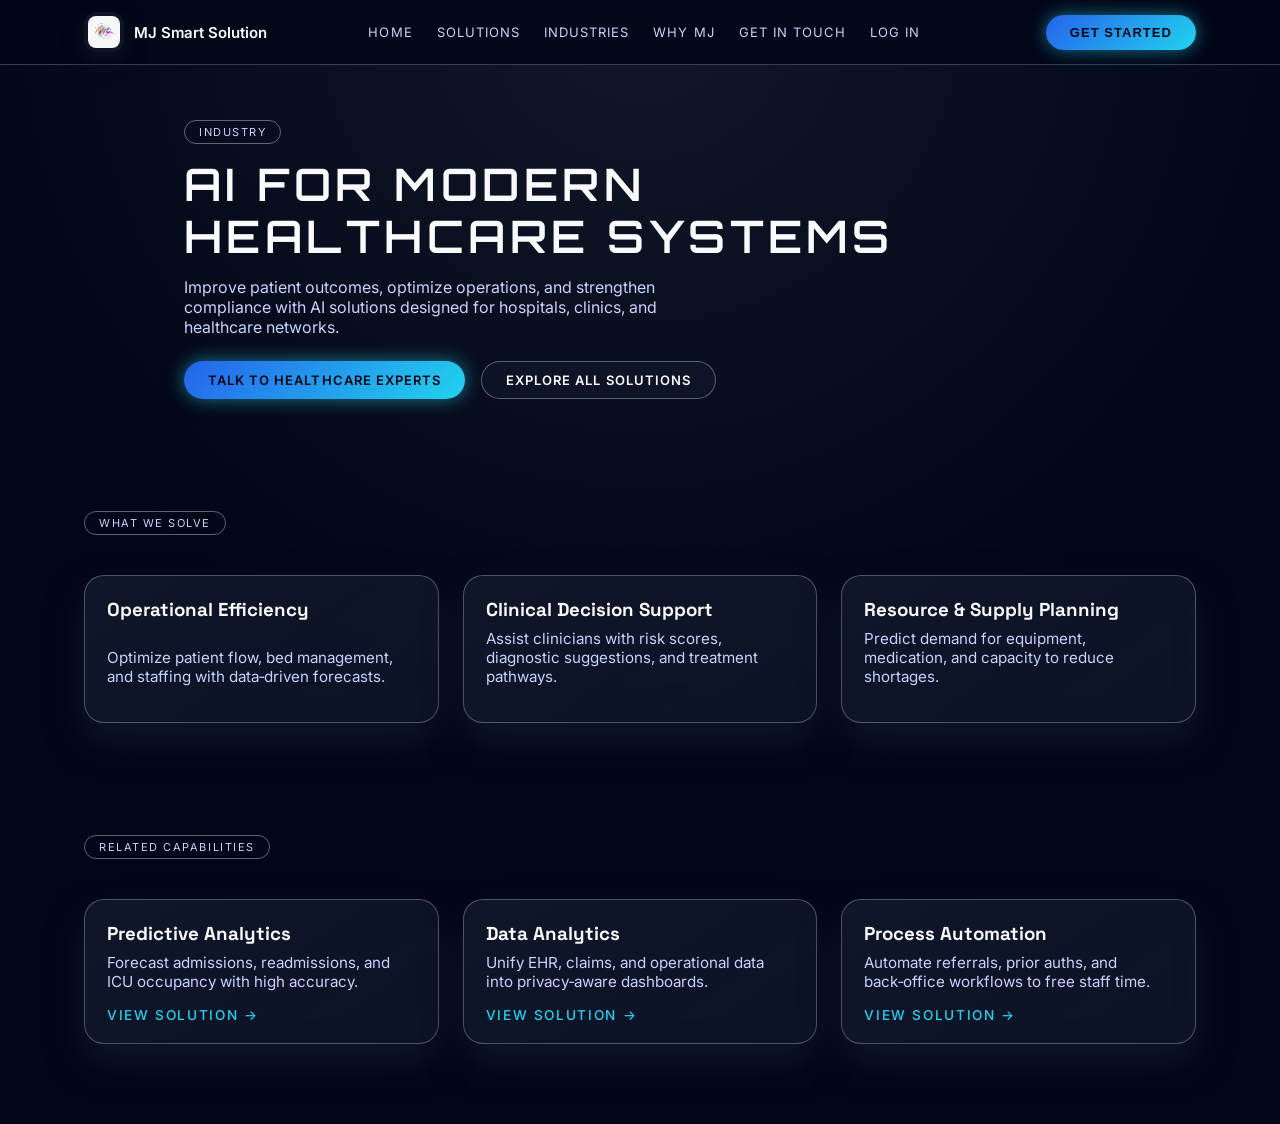
<file: industries/healthcare.html>
<!DOCTYPE html>
<html lang="en">
<head>
  <meta charset="UTF-8" />
  <title>Healthcare AI Solutions – MJ Smart Solution</title>
  <meta name="viewport" content="width=device-width, initial-scale=1" />

  <!-- Fonts + main CSS -->
  <link href="https://fonts.googleapis.com/css2?family=Space+Grotesk:wght@500;600;700&family=Inter:wght@400;500;600&family=Orbitron:wght@500;600;700&display=swap" rel="stylesheet">
  <link rel="stylesheet" href="../assets/css/styles.css" />
</head>
<body>

  <!-- NAVBAR (same structure as other pages) -->
  <header class="nav">
    <div class="nav__inner">
      <a href="../index.html#hero" class="nav__logo">
        <img src="../assets/img/mj-logo.png" alt="MJ Smart Solution logo" class="logo-img" />
        <span class="logo-text">MJ Smart Solution</span>
      </a>
<nav class="nav__links">
  <a href="../index.html#hero">Home</a>
  <a href="../index.html#solutions">Solutions</a>
  <a href="../index.html#industries">Industries</a>
  <a href="../index.html#why-us">Why MJ</a>
  <a href="../index.html#contact">Get in Touch</a>
  <a href="#" class="js-open-auth nav__login">Log In</a>
</nav>

<button class="btn btn--primary nav__cta js-open-auth" type="button">Get Started</button>
    </div>
  </header>

  <main>
    <!-- INDUSTRY HERO -->
    <section class="hero hero--inner">
      <div class="hero__content">
        <span class="pill">Industry</span>
        <h1 class="hero-title">
          <span>AI for Modern</span>
          <span>Healthcare Systems</span>
        </h1>
        <p>
          Improve patient outcomes, optimize operations, and strengthen compliance with
          AI solutions designed for hospitals, clinics, and healthcare networks.
        </p>
        <div class="hero__actions">
          <a href="../index.html#contact" class="btn btn--primary">Talk to Healthcare Experts</a>
          <a href="../index.html#solutions" class="btn btn--ghost">Explore All Solutions</a>
        </div>
      </div>
    </section>

    <!-- CHALLENGES & SOLUTIONS -->
    <section class="section">
      <div class="section__header" style="text-align:left; margin-left:0;">
        <span class="pill">What We Solve</span>
      </div>

      <div class="solutions-grid">
        <article class="glass-card">
          <h3>Operational Efficiency</h3>
          <p>Optimize patient flow, bed management, and staffing with data‑driven forecasts.</p>
        </article>
        <article class="glass-card">
          <h3>Clinical Decision Support</h3>
          <p>Assist clinicians with risk scores, diagnostic suggestions, and treatment pathways.</p>
        </article>
        <article class="glass-card">
          <h3>Resource & Supply Planning</h3>
          <p>Predict demand for equipment, medication, and capacity to reduce shortages.</p>
        </article>
      </div>
    </section>

    <!-- RELATED SOLUTIONS -->
    <section class="section">
      <div class="section__header" style="text-align:left; margin-left:0;">
        <span class="pill">Related Capabilities</span>
      </div>
      <div class="solutions-grid">
        <article class="glass-card">
          <h3>Predictive Analytics</h3>
          <p>Forecast admissions, readmissions, and ICU occupancy with high accuracy.</p>
          <a href="../solutions/predictive-analytics.html" class="link-more">View solution →</a>
        </article>
        <article class="glass-card">
          <h3>Data Analytics</h3>
          <p>Unify EHR, claims, and operational data into privacy‑aware dashboards.</p>
          <a href="../solutions/data-analytics.html" class="link-more">View solution →</a>
        </article>
        <article class="glass-card">
          <h3>Process Automation</h3>
          <p>Automate referrals, prior auths, and back‑office workflows to free staff time.</p>
          <a href="../solutions/process-automation.html" class="link-more">View solution →</a>
        </article>
      </div>
    </section>
  </main>
     <!-- AUTH MODAL (Login / Create Account / Reset Password) -->
  <div class="auth-modal" id="auth-modal">
    <div class="auth-modal__backdrop"></div>
    <div class="auth-modal__dialog" role="dialog" aria-modal="true" aria-labelledby="auth-modal-title">
      <button class="auth-modal__close" type="button" aria-label="Close">
        ×
      </button>

      <div class="auth-modal__header">
        <h2 id="auth-modal-title">Welcome to MJ Smart Solution</h2>
        <p>Sign in to your workspace or create a new enterprise account.</p>
      </div>

      <div class="auth-modal__tabs">
        <button class="auth-tab is-active" data-auth-tab="login" type="button">Log in</button>
        <button class="auth-tab" data-auth-tab="signup" type="button">Create account</button>
      </div>

      <div class="auth-modal__body">
        <!-- LOGIN PANEL -->
        <form class="auth-panel auth-panel--active"
              data-auth-panel="login"
              onsubmit="event.preventDefault(); alert('Demo only – login is not connected to a backend.');">

          <div class="form-field">
            <label for="login-email">Work Email</label>
            <input id="login-email" type="email" required placeholder="name@company.com" />
          </div>

          <div class="form-field">
            <label for="login-password">Password</label>
            <input id="login-password" type="password" required placeholder="Enter your password" />
          </div>

          <div class="auth-extra">
            <label class="checkbox">
              <input type="checkbox" />
              <span>Remember me</span>
            </label>
            <!-- THIS LINK TRIGGERS RESET -->
            <a href="#" class="auth-link js-open-reset">Forgot password?</a>
          </div>

          <button type="submit" class="btn btn--primary auth-submit">Log in</button>
        </form>

        <!-- SIGNUP PANEL -->
        <form class="auth-panel"
              data-auth-panel="signup"
              onsubmit="event.preventDefault(); alert('Demo only – signup is not connected to a backend.');">

          <div class="form-field">
            <label for="signup-name">Full Name</label>
            <input id="signup-name" type="text" required placeholder="Enter your name" />
          </div>

          <div class="form-field">
            <label for="signup-company">Company</label>
            <input id="signup-company" type="text" required placeholder="Organization name" />
          </div>

          <div class="form-field">
            <label for="signup-email">Work Email</label>
            <input id="signup-email" type="email" required placeholder="name@company.com" />
          </div>

          <div class="form-field">
            <label for="signup-password">Password</label>
            <input id="signup-password" type="password" required placeholder="Create a strong password" />
          </div>

          <p class="auth-terms">
            By creating an account, you agree to our
            <a href="/terms.html" target="_blank" rel="noopener noreferrer">Terms of Service</a>
            and
            <a href="/privacy.html" target="_blank" rel="noopener noreferrer">Privacy Policy</a>.
          </p>

          <button type="submit" class="btn btn--primary auth-submit">Create account</button>
        </form>

        <!-- RESET PASSWORD PANEL -->
        <form class="auth-panel"
              data-auth-panel="reset"
              onsubmit="event.preventDefault(); alert('Demo only – a password reset link would be emailed to this address.');">

          <p class="auth-reset-text">
            Enter the email associated with your account and we’ll send you instructions
            to reset your password.
          </p>

          <div class="form-field">
            <label for="reset-email">Work Email</label>
            <input id="reset-email" type="email" required placeholder="name@company.com" />
          </div>

          <button type="submit" class="btn btn--primary auth-submit">Send reset link</button>

          <p class="auth-back-login">
            Remembered your password?
            <a href="#" class="auth-link js-back-login">Back to login</a>
          </p>
        </form>
      </div>
    </div>
  </div>
  <!-- same JS as other pages -->
  <script src="../assets/js/main.js"></script>
</body>
</html>
</file>
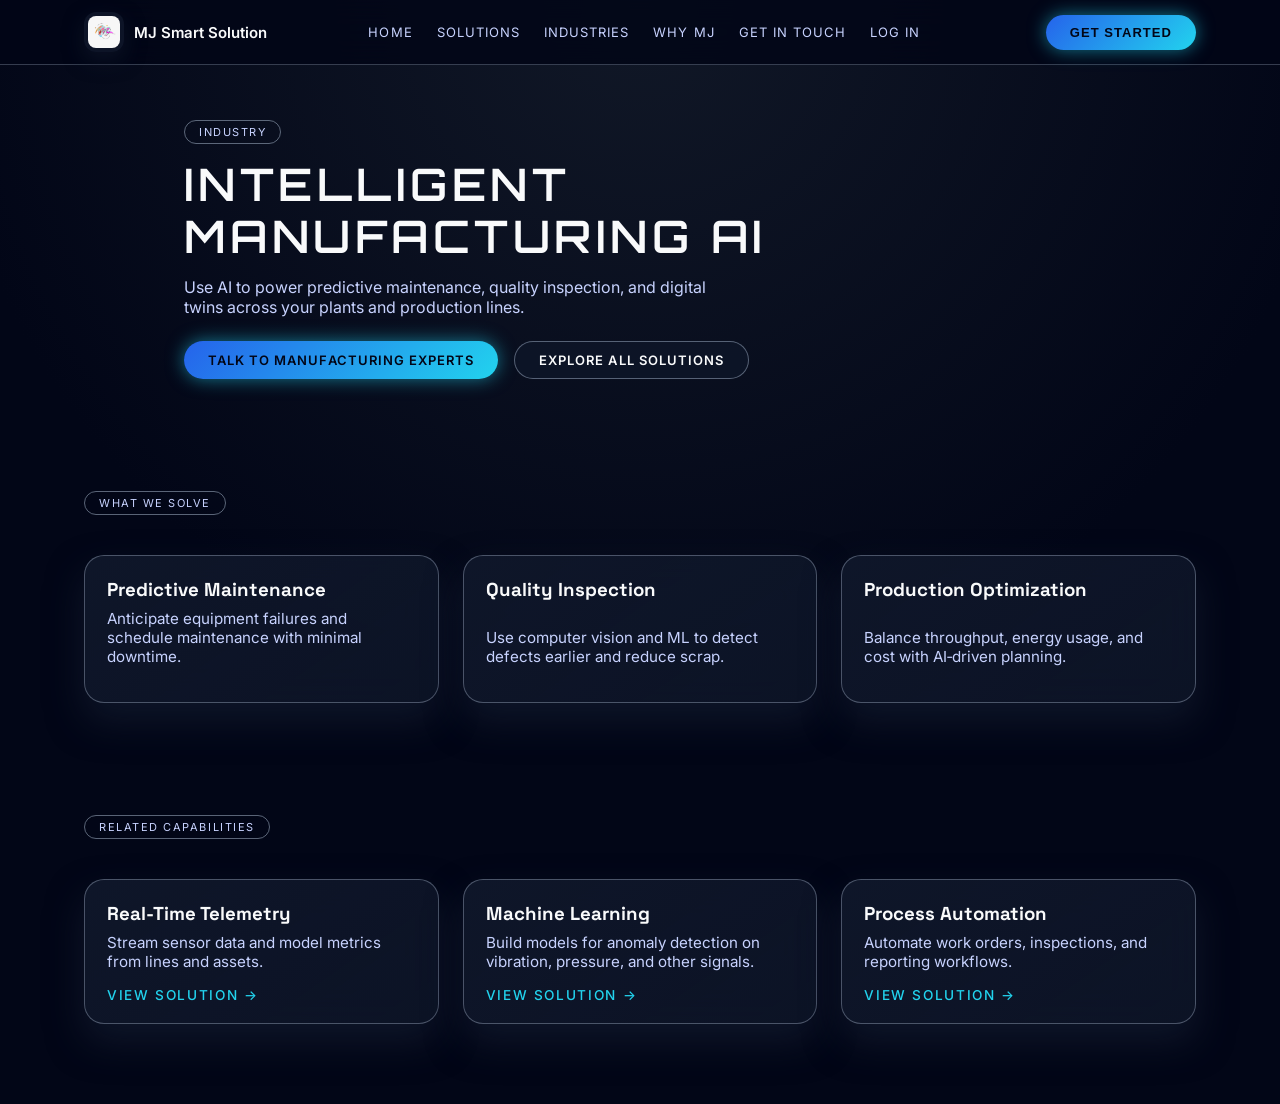
<file: industries/manufacturing.html>
<!DOCTYPE html>
<html lang="en">
<head>
  <meta charset="UTF-8" />
  <title>Manufacturing AI Solutions – MJ Smart Solution</title>
  <meta name="viewport" content="width=device-width, initial-scale=1" />

  <link href="https://fonts.googleapis.com/css2?family=Space+Grotesk:wght@500;600;700&family=Inter:wght@400;500;600&family=Orbitron:wght@500;600;700&display=swap" rel="stylesheet">
  <link rel="stylesheet" href="../assets/css/styles.css" />
</head>
<body>

  <header class="nav">
    <div class="nav__inner">
      <a href="../index.html#hero" class="nav__logo">
        <img src="../assets/img/mj-logo.png" alt="MJ Smart Solution logo" class="logo-img" />
        <span class="logo-text">MJ Smart Solution</span>
      </a>

      <nav class="nav__links">
  <a href="../index.html#hero">Home</a>
  <a href="../index.html#solutions">Solutions</a>
  <a href="../index.html#industries">Industries</a>
  <a href="../index.html#why-us">Why MJ</a>
  <a href="../index.html#contact">Get in Touch</a>
  <a href="#" class="js-open-auth nav__login">Log In</a>
</nav>

<button class="btn btn--primary nav__cta js-open-auth" type="button">Get Started</button>
    </div>
  </header>

  <main>
    <section class="hero hero--inner">
      <div class="hero__content">
        <span class="pill">Industry</span>
        <h1 class="hero-title">
          <span>Intelligent</span>
          <span>Manufacturing AI</span>
        </h1>
        <p>
          Use AI to power predictive maintenance, quality inspection, and digital twins
          across your plants and production lines.
        </p>
        <div class="hero__actions">
          <a href="../index.html#contact" class="btn btn--primary">Talk to Manufacturing Experts</a>
          <a href="../index.html#solutions" class="btn btn--ghost">Explore All Solutions</a>
        </div>
      </div>
    </section>

    <section class="section">
      <div class="section__header" style="text-align:left; margin-left:0;">
        <span class="pill">What We Solve</span>
      </div>

      <div class="solutions-grid">
        <article class="glass-card">
          <h3>Predictive Maintenance</h3>
          <p>Anticipate equipment failures and schedule maintenance with minimal downtime.</p>
        </article>
        <article class="glass-card">
          <h3>Quality Inspection</h3>
          <p>Use computer vision and ML to detect defects earlier and reduce scrap.</p>
        </article>
        <article class="glass-card">
          <h3>Production Optimization</h3>
          <p>Balance throughput, energy usage, and cost with AI‑driven planning.</p>
        </article>
      </div>
    </section>

    <section class="section">
      <div class="section__header" style="text-align:left; margin-left:0;">
        <span class="pill">Related Capabilities</span>
      </div>
      <div class="solutions-grid">
        <article class="glass-card">
          <h3>Real‑Time Telemetry</h3>
          <p>Stream sensor data and model metrics from lines and assets.</p>
          <a href="../solutions/real-time-telemetry.html" class="link-more">View solution →</a>
        </article>
        <article class="glass-card">
          <h3>Machine Learning</h3>
          <p>Build models for anomaly detection on vibration, pressure, and other signals.</p>
          <a href="../solutions/machine-learning.html" class="link-more">View solution →</a>
        </article>
        <article class="glass-card">
          <h3>Process Automation</h3>
          <p>Automate work orders, inspections, and reporting workflows.</p>
          <a href="../solutions/process-automation.html" class="link-more">View solution →</a>
        </article>
      </div>
    </section>
  </main>
     <!-- AUTH MODAL (Login / Create Account / Reset Password) -->
  <div class="auth-modal" id="auth-modal">
    <div class="auth-modal__backdrop"></div>
    <div class="auth-modal__dialog" role="dialog" aria-modal="true" aria-labelledby="auth-modal-title">
      <button class="auth-modal__close" type="button" aria-label="Close">
        ×
      </button>

      <div class="auth-modal__header">
        <h2 id="auth-modal-title">Welcome to MJ Smart Solution</h2>
        <p>Sign in to your workspace or create a new enterprise account.</p>
      </div>

      <div class="auth-modal__tabs">
        <button class="auth-tab is-active" data-auth-tab="login" type="button">Log in</button>
        <button class="auth-tab" data-auth-tab="signup" type="button">Create account</button>
      </div>

      <div class="auth-modal__body">
        <!-- LOGIN PANEL -->
        <form class="auth-panel auth-panel--active"
              data-auth-panel="login"
              onsubmit="event.preventDefault(); alert('Demo only – login is not connected to a backend.');">

          <div class="form-field">
            <label for="login-email">Work Email</label>
            <input id="login-email" type="email" required placeholder="name@company.com" />
          </div>

          <div class="form-field">
            <label for="login-password">Password</label>
            <input id="login-password" type="password" required placeholder="Enter your password" />
          </div>

          <div class="auth-extra">
            <label class="checkbox">
              <input type="checkbox" />
              <span>Remember me</span>
            </label>
            <!-- THIS LINK TRIGGERS RESET -->
            <a href="#" class="auth-link js-open-reset">Forgot password?</a>
          </div>

          <button type="submit" class="btn btn--primary auth-submit">Log in</button>
        </form>

        <!-- SIGNUP PANEL -->
        <form class="auth-panel"
              data-auth-panel="signup"
              onsubmit="event.preventDefault(); alert('Demo only – signup is not connected to a backend.');">

          <div class="form-field">
            <label for="signup-name">Full Name</label>
            <input id="signup-name" type="text" required placeholder="Enter your name" />
          </div>

          <div class="form-field">
            <label for="signup-company">Company</label>
            <input id="signup-company" type="text" required placeholder="Organization name" />
          </div>

          <div class="form-field">
            <label for="signup-email">Work Email</label>
            <input id="signup-email" type="email" required placeholder="name@company.com" />
          </div>

          <div class="form-field">
            <label for="signup-password">Password</label>
            <input id="signup-password" type="password" required placeholder="Create a strong password" />
          </div>

          <p class="auth-terms">
            By creating an account, you agree to our
            <a href="/terms.html" target="_blank" rel="noopener noreferrer">Terms of Service</a>
            and
            <a href="/privacy.html" target="_blank" rel="noopener noreferrer">Privacy Policy</a>.
          </p>

          <button type="submit" class="btn btn--primary auth-submit">Create account</button>
        </form>

        <!-- RESET PASSWORD PANEL -->
        <form class="auth-panel"
              data-auth-panel="reset"
              onsubmit="event.preventDefault(); alert('Demo only – a password reset link would be emailed to this address.');">

          <p class="auth-reset-text">
            Enter the email associated with your account and we’ll send you instructions
            to reset your password.
          </p>

          <div class="form-field">
            <label for="reset-email">Work Email</label>
            <input id="reset-email" type="email" required placeholder="name@company.com" />
          </div>

          <button type="submit" class="btn btn--primary auth-submit">Send reset link</button>

          <p class="auth-back-login">
            Remembered your password?
            <a href="#" class="auth-link js-back-login">Back to login</a>
          </p>
        </form>
      </div>
    </div>
  </div>
  <script src="../assets/js/main.js"></script>
</body>
</html>
</file>
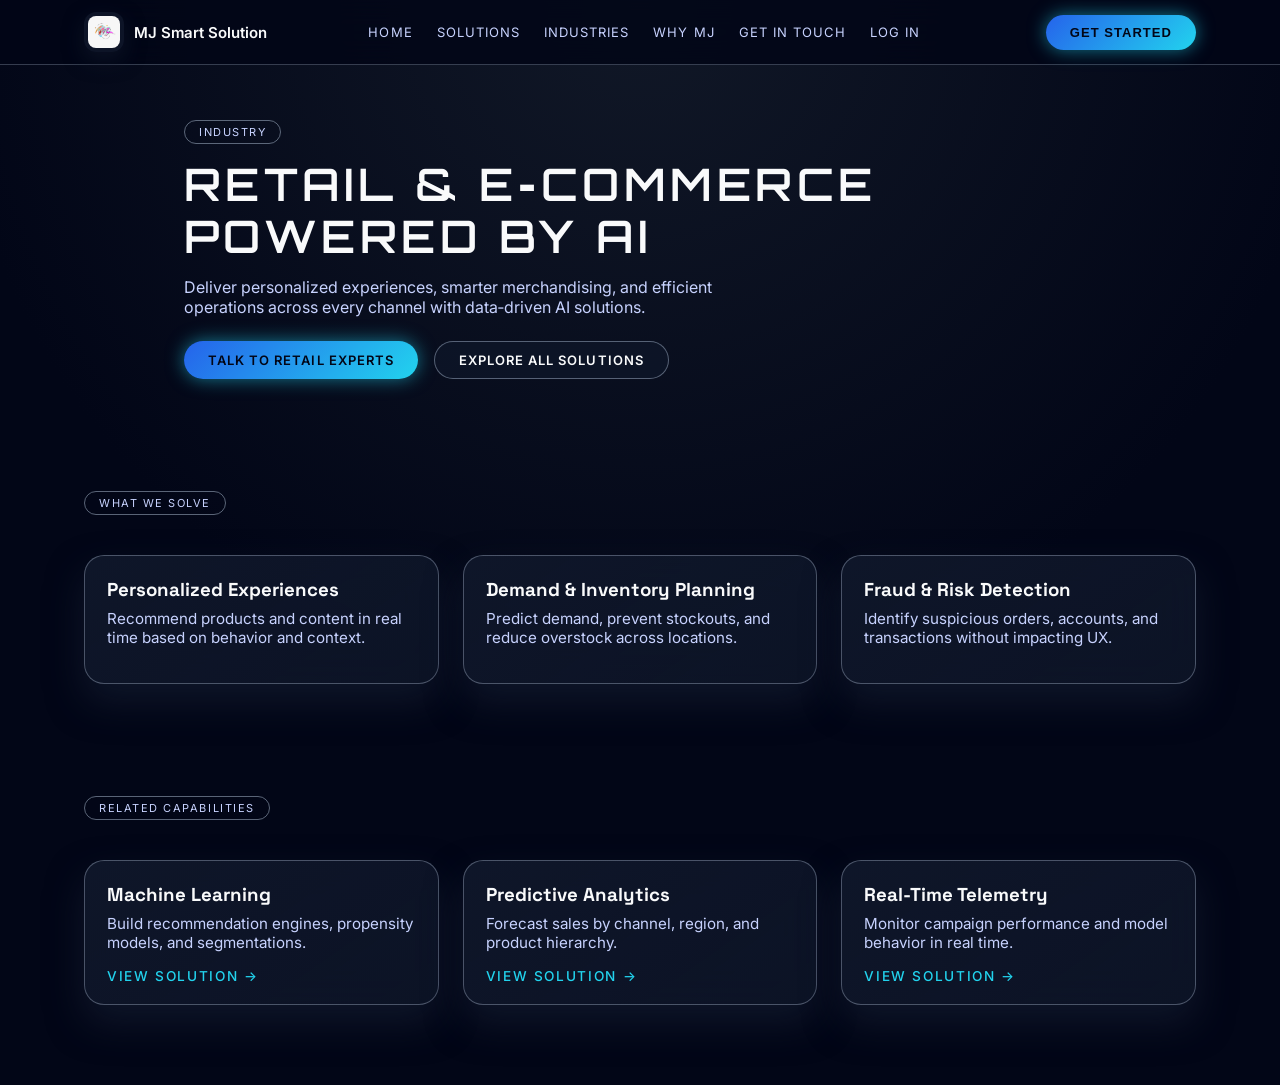
<file: industries/retail-ecommerce.html>
<!DOCTYPE html>
<html lang="en">
<head>
  <meta charset="UTF-8" />
  <title>Retail & E‑commerce AI – MJ Smart Solution</title>
  <meta name="viewport" content="width=device-width, initial-scale=1" />

  <link href="https://fonts.googleapis.com/css2?family=Space+Grotesk:wght@500;600;700&family=Inter:wght@400;500;600&family=Orbitron:wght@500;600;700&display=swap" rel="stylesheet">
  <link rel="stylesheet" href="../assets/css/styles.css" />
</head>
<body>

  <header class="nav">
    <div class="nav__inner">
      <a href="../index.html#hero" class="nav__logo">
        <img src="../assets/img/mj-logo.png" alt="MJ Smart Solution logo" class="logo-img" />
        <span class="logo-text">MJ Smart Solution</span>
      </a>

      <nav class="nav__links">
  <a href="../index.html#hero">Home</a>
  <a href="../index.html#solutions">Solutions</a>
  <a href="../index.html#industries">Industries</a>
  <a href="../index.html#why-us">Why MJ</a>
  <a href="../index.html#contact">Get in Touch</a>
  <a href="#" class="js-open-auth nav__login">Log In</a>
</nav>

<button class="btn btn--primary nav__cta js-open-auth" type="button">Get Started</button>
    </div>
  </header>

  <main>
    <section class="hero hero--inner">
      <div class="hero__content">
        <span class="pill">Industry</span>
        <h1 class="hero-title">
          <span>Retail &amp; E‑commerce</span>
          <span>Powered by AI</span>
        </h1>
        <p>
          Deliver personalized experiences, smarter merchandising, and efficient operations
          across every channel with data‑driven AI solutions.
        </p>
        <div class="hero__actions">
          <a href="../index.html#contact" class="btn btn--primary">Talk to Retail Experts</a>
          <a href="../index.html#solutions" class="btn btn--ghost">Explore All Solutions</a>
        </div>
      </div>
    </section>

    <section class="section">
      <div class="section__header" style="text-align:left; margin-left:0;">
        <span class="pill">What We Solve</span>
      </div>

      <div class="solutions-grid">
        <article class="glass-card">
          <h3>Personalized Experiences</h3>
          <p>Recommend products and content in real time based on behavior and context.</p>
        </article>
        <article class="glass-card">
          <h3>Demand & Inventory Planning</h3>
          <p>Predict demand, prevent stockouts, and reduce overstock across locations.</p>
        </article>
        <article class="glass-card">
          <h3>Fraud & Risk Detection</h3>
          <p>Identify suspicious orders, accounts, and transactions without impacting UX.</p>
        </article>
      </div>
    </section>

    <section class="section">
      <div class="section__header" style="text-align:left; margin-left:0;">
        <span class="pill">Related Capabilities</span>
      </div>
      <div class="solutions-grid">
        <article class="glass-card">
          <h3>Machine Learning</h3>
          <p>Build recommendation engines, propensity models, and segmentations.</p>
          <a href="../solutions/machine-learning.html" class="link-more">View solution →</a>
        </article>
        <article class="glass-card">
          <h3>Predictive Analytics</h3>
          <p>Forecast sales by channel, region, and product hierarchy.</p>
          <a href="../solutions/predictive-analytics.html" class="link-more">View solution →</a>
        </article>
        <article class="glass-card">
          <h3>Real‑Time Telemetry</h3>
          <p>Monitor campaign performance and model behavior in real time.</p>
          <a href="../solutions/real-time-telemetry.html" class="link-more">View solution →</a>
        </article>
      </div>
    </section>
  </main>
     <!-- AUTH MODAL (Login / Create Account / Reset Password) -->
  <div class="auth-modal" id="auth-modal">
    <div class="auth-modal__backdrop"></div>
    <div class="auth-modal__dialog" role="dialog" aria-modal="true" aria-labelledby="auth-modal-title">
      <button class="auth-modal__close" type="button" aria-label="Close">
        ×
      </button>

      <div class="auth-modal__header">
        <h2 id="auth-modal-title">Welcome to MJ Smart Solution</h2>
        <p>Sign in to your workspace or create a new enterprise account.</p>
      </div>

      <div class="auth-modal__tabs">
        <button class="auth-tab is-active" data-auth-tab="login" type="button">Log in</button>
        <button class="auth-tab" data-auth-tab="signup" type="button">Create account</button>
      </div>

      <div class="auth-modal__body">
        <!-- LOGIN PANEL -->
        <form class="auth-panel auth-panel--active"
              data-auth-panel="login"
              onsubmit="event.preventDefault(); alert('Demo only – login is not connected to a backend.');">

          <div class="form-field">
            <label for="login-email">Work Email</label>
            <input id="login-email" type="email" required placeholder="name@company.com" />
          </div>

          <div class="form-field">
            <label for="login-password">Password</label>
            <input id="login-password" type="password" required placeholder="Enter your password" />
          </div>

          <div class="auth-extra">
            <label class="checkbox">
              <input type="checkbox" />
              <span>Remember me</span>
            </label>
            <!-- THIS LINK TRIGGERS RESET -->
            <a href="#" class="auth-link js-open-reset">Forgot password?</a>
          </div>

          <button type="submit" class="btn btn--primary auth-submit">Log in</button>
        </form>

        <!-- SIGNUP PANEL -->
        <form class="auth-panel"
              data-auth-panel="signup"
              onsubmit="event.preventDefault(); alert('Demo only – signup is not connected to a backend.');">

          <div class="form-field">
            <label for="signup-name">Full Name</label>
            <input id="signup-name" type="text" required placeholder="Enter your name" />
          </div>

          <div class="form-field">
            <label for="signup-company">Company</label>
            <input id="signup-company" type="text" required placeholder="Organization name" />
          </div>

          <div class="form-field">
            <label for="signup-email">Work Email</label>
            <input id="signup-email" type="email" required placeholder="name@company.com" />
          </div>

          <div class="form-field">
            <label for="signup-password">Password</label>
            <input id="signup-password" type="password" required placeholder="Create a strong password" />
          </div>

          <p class="auth-terms">
            By creating an account, you agree to our
            <a href="/terms.html" target="_blank" rel="noopener noreferrer">Terms of Service</a>
            and
            <a href="/privacy.html" target="_blank" rel="noopener noreferrer">Privacy Policy</a>.
          </p>

          <button type="submit" class="btn btn--primary auth-submit">Create account</button>
        </form>

        <!-- RESET PASSWORD PANEL -->
        <form class="auth-panel"
              data-auth-panel="reset"
              onsubmit="event.preventDefault(); alert('Demo only – a password reset link would be emailed to this address.');">

          <p class="auth-reset-text">
            Enter the email associated with your account and we’ll send you instructions
            to reset your password.
          </p>

          <div class="form-field">
            <label for="reset-email">Work Email</label>
            <input id="reset-email" type="email" required placeholder="name@company.com" />
          </div>

          <button type="submit" class="btn btn--primary auth-submit">Send reset link</button>

          <p class="auth-back-login">
            Remembered your password?
            <a href="#" class="auth-link js-back-login">Back to login</a>
          </p>
        </form>
      </div>
    </div>
  </div>
  <script src="../assets/js/main.js"></script>
</body>
</html>
</file>
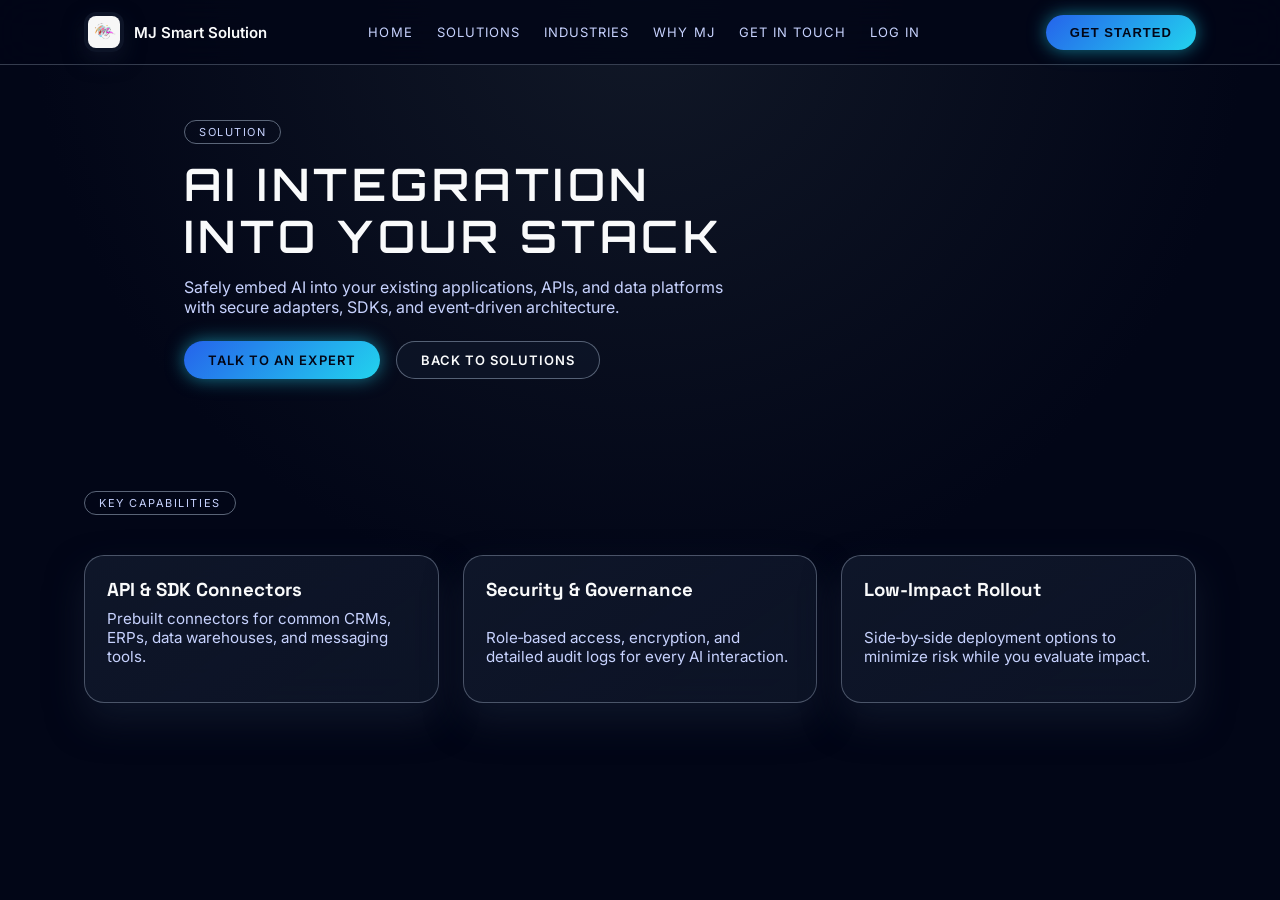
<file: solutions/ai-integration.html>
<!DOCTYPE html>
<html lang="en">
<head>
  <meta charset="UTF-8" />
<title>AI Integration – MJ Smart Solution</title>  <meta name="viewport" content="width=device-width, initial-scale=1" />
  <link href="https://fonts.googleapis.com/css2?family=Space+Grotesk:wght@500;600;700&family=Inter:wght@400;500;600&family=Orbitron:wght@500;600;700&display=swap" rel="stylesheet">
  <link rel="stylesheet" href="../assets/css/styles.css" />
</head>
<body>

  <!-- NAVBAR (same as home, but links point back to index.html) -->
  <header class="nav">
    <div class="nav__inner">
      <a href="../index.html#hero" class="nav__logo">
        <img src="../assets/img/mj-logo.png" alt="MJ Smart Solution logo" class="logo-img" />
        <span class="logo-text">MJ Smart Solution</span>
      </a>

      <nav class="nav__links">
  <a href="../index.html#hero">Home</a>
  <a href="../index.html#solutions">Solutions</a>
  <a href="../index.html#industries">Industries</a>
  <a href="../index.html#why-us">Why MJ</a>
  <a href="../index.html#contact">Get in Touch</a>
  <a href="#" class="js-open-auth nav__login">Log In</a>
</nav>

<button class="btn btn--primary nav__cta js-open-auth" type="button">Get Started</button>
    </div>
  </header>

  <!-- MAIN CONTENT -->
  <main>
    <!-- Inner hero for this solution -->
    <section class="hero hero--inner">
      <div class="hero__content">
        <span class="pill">Solution</span>
        <h1 class="hero-title">
  <span>AI Integration</span>
  <span>Into Your Stack</span>
</h1>
<p>
  Safely embed AI into your existing applications, APIs, and data platforms
  with secure adapters, SDKs, and event‑driven architecture.
</p>
        <div class="hero__actions">
          <a href="../index.html#contact" class="btn btn--primary">Talk to an Expert</a>
          <a href="../index.html#solutions" class="btn btn--ghost">Back to Solutions</a>
        </div>
      </div>
    </section>

    <!-- Simple feature section -->
    <section class="section">
      <div class="section__header" style="text-align:left; margin-left:0;">
        <span class="pill">Key Capabilities</span>
      </div>

     <div class="solutions-grid">
  <article class="glass-card">
    <h3>API & SDK Connectors</h3>
    <p>Prebuilt connectors for common CRMs, ERPs, data warehouses, and messaging tools.</p>
  </article>

  <article class="glass-card">
    <h3>Security & Governance</h3>
    <p>Role‑based access, encryption, and detailed audit logs for every AI interaction.</p>
  </article>

  <article class="glass-card">
    <h3>Low‑Impact Rollout</h3>
    <p>Side‑by‑side deployment options to minimize risk while you evaluate impact.</p>
  </article>
</div>
    </section>
  </main>
     <!-- AUTH MODAL (Login / Create Account / Reset Password) -->
  <div class="auth-modal" id="auth-modal">
    <div class="auth-modal__backdrop"></div>
    <div class="auth-modal__dialog" role="dialog" aria-modal="true" aria-labelledby="auth-modal-title">
      <button class="auth-modal__close" type="button" aria-label="Close">
        ×
      </button>

      <div class="auth-modal__header">
        <h2 id="auth-modal-title">Welcome to MJ Smart Solution</h2>
        <p>Sign in to your workspace or create a new enterprise account.</p>
      </div>

      <div class="auth-modal__tabs">
        <button class="auth-tab is-active" data-auth-tab="login" type="button">Log in</button>
        <button class="auth-tab" data-auth-tab="signup" type="button">Create account</button>
      </div>

      <div class="auth-modal__body">
        <!-- LOGIN PANEL -->
        <form class="auth-panel auth-panel--active"
              data-auth-panel="login"
              onsubmit="event.preventDefault(); alert('Demo only – login is not connected to a backend.');">

          <div class="form-field">
            <label for="login-email">Work Email</label>
            <input id="login-email" type="email" required placeholder="name@company.com" />
          </div>

          <div class="form-field">
            <label for="login-password">Password</label>
            <input id="login-password" type="password" required placeholder="Enter your password" />
          </div>

          <div class="auth-extra">
            <label class="checkbox">
              <input type="checkbox" />
              <span>Remember me</span>
            </label>
            <!-- THIS LINK TRIGGERS RESET -->
            <a href="#" class="auth-link js-open-reset">Forgot password?</a>
          </div>

          <button type="submit" class="btn btn--primary auth-submit">Log in</button>
        </form>

        <!-- SIGNUP PANEL -->
        <form class="auth-panel"
              data-auth-panel="signup"
              onsubmit="event.preventDefault(); alert('Demo only – signup is not connected to a backend.');">

          <div class="form-field">
            <label for="signup-name">Full Name</label>
            <input id="signup-name" type="text" required placeholder="Enter your name" />
          </div>

          <div class="form-field">
            <label for="signup-company">Company</label>
            <input id="signup-company" type="text" required placeholder="Organization name" />
          </div>

          <div class="form-field">
            <label for="signup-email">Work Email</label>
            <input id="signup-email" type="email" required placeholder="name@company.com" />
          </div>

          <div class="form-field">
            <label for="signup-password">Password</label>
            <input id="signup-password" type="password" required placeholder="Create a strong password" />
          </div>

          <p class="auth-terms">
            By creating an account, you agree to our
            <a href="/terms.html" target="_blank" rel="noopener noreferrer">Terms of Service</a>
            and
            <a href="/privacy.html" target="_blank" rel="noopener noreferrer">Privacy Policy</a>.
          </p>

          <button type="submit" class="btn btn--primary auth-submit">Create account</button>
        </form>

        <!-- RESET PASSWORD PANEL -->
        <form class="auth-panel"
              data-auth-panel="reset"
              onsubmit="event.preventDefault(); alert('Demo only – a password reset link would be emailed to this address.');">

          <p class="auth-reset-text">
            Enter the email associated with your account and we’ll send you instructions
            to reset your password.
          </p>

          <div class="form-field">
            <label for="reset-email">Work Email</label>
            <input id="reset-email" type="email" required placeholder="name@company.com" />
          </div>

          <button type="submit" class="btn btn--primary auth-submit">Send reset link</button>

          <p class="auth-back-login">
            Remembered your password?
            <a href="#" class="auth-link js-back-login">Back to login</a>
          </p>
        </form>
      </div>
    </div>
  </div>
  <!-- JS (same file as home, but path goes one level up) -->
  <script src="../assets/js/main.js"></script>
</body>
</html>
</file>
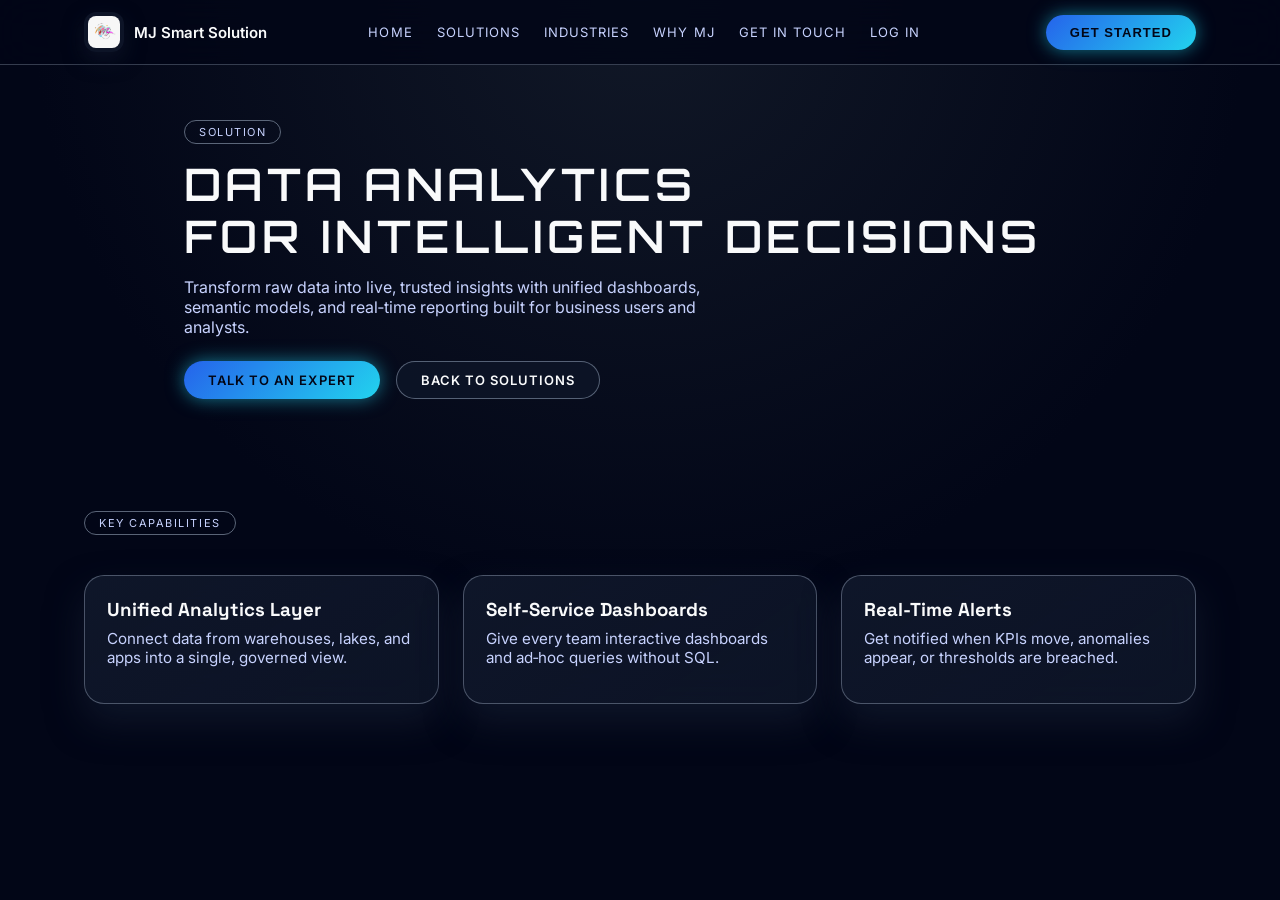
<file: solutions/data-analytics.html>
<!DOCTYPE html>
<html lang="en">
<head>
  <meta charset="UTF-8" />
    <title>Data Analytics – MJ Smart Solution</title>  <meta name="viewport" content="width=device-width, initial-scale=1" />
  <!-- same fonts & css as home, but path goes one level up -->
  <link href="https://fonts.googleapis.com/css2?family=Space+Grotesk:wght@500;600;700&family=Inter:wght@400;500;600&family=Orbitron:wght@500;600;700&display=swap" rel="stylesheet">
  <link rel="stylesheet" href="../assets/css/styles.css" />
</head>
<body>

  <!-- NAVBAR (same as home, but links point back to index.html) -->
  <header class="nav">
    <div class="nav__inner">
      <a href="../index.html#hero" class="nav__logo">
        <img src="../assets/img/mj-logo.png" alt="MJ Smart Solution logo" class="logo-img" />
        <span class="logo-text">MJ Smart Solution</span>
      </a>

      <nav class="nav__links">
  <a href="../index.html#hero">Home</a>
  <a href="../index.html#solutions">Solutions</a>
  <a href="../index.html#industries">Industries</a>
  <a href="../index.html#why-us">Why MJ</a>
  <a href="../index.html#contact">Get in Touch</a>
  <a href="#" class="js-open-auth nav__login">Log In</a>
</nav>

<button class="btn btn--primary nav__cta js-open-auth" type="button">Get Started</button>
    </div>
  </header>

  <!-- MAIN CONTENT -->
  <main>
    <!-- Inner hero for this solution -->
    <section class="hero hero--inner">
      <div class="hero__content">
       <span class="pill">Solution</span>
<h1 class="hero-title">
  <span>Data Analytics</span>
  <span>For Intelligent Decisions</span>
</h1>
<p>
  Transform raw data into live, trusted insights with unified dashboards,
  semantic models, and real‑time reporting built for business users and analysts.
</p>
        <div class="hero__actions">
          <a href="../index.html#contact" class="btn btn--primary">Talk to an Expert</a>
          <a href="../index.html#solutions" class="btn btn--ghost">Back to Solutions</a>
        </div>
      </div>
    </section>

    <!-- Simple feature section -->
    <section class="section">
      <div class="section__header" style="text-align:left; margin-left:0;">
        <span class="pill">Key Capabilities</span>
      </div>

     <div class="solutions-grid">
  <article class="glass-card">
    <h3>Unified Analytics Layer</h3>
    <p>Connect data from warehouses, lakes, and apps into a single, governed view.</p>
  </article>

  <article class="glass-card">
    <h3>Self‑Service Dashboards</h3>
    <p>Give every team interactive dashboards and ad‑hoc queries without SQL.</p>
  </article>

  <article class="glass-card">
    <h3>Real‑Time Alerts</h3>
    <p>Get notified when KPIs move, anomalies appear, or thresholds are breached.</p>
  </article>
</div>
    </section>
  </main>
   <!-- AUTH MODAL (Login / Create Account / Reset Password) -->
  <div class="auth-modal" id="auth-modal">
    <div class="auth-modal__backdrop"></div>
    <div class="auth-modal__dialog" role="dialog" aria-modal="true" aria-labelledby="auth-modal-title">
      <button class="auth-modal__close" type="button" aria-label="Close">
        ×
      </button>

      <div class="auth-modal__header">
        <h2 id="auth-modal-title">Welcome to MJ Smart Solution</h2>
        <p>Sign in to your workspace or create a new enterprise account.</p>
      </div>

      <div class="auth-modal__tabs">
        <button class="auth-tab is-active" data-auth-tab="login" type="button">Log in</button>
        <button class="auth-tab" data-auth-tab="signup" type="button">Create account</button>
      </div>

      <div class="auth-modal__body">
        <!-- LOGIN PANEL -->
        <form class="auth-panel auth-panel--active"
              data-auth-panel="login"
              onsubmit="event.preventDefault(); alert('Demo only – login is not connected to a backend.');">

          <div class="form-field">
            <label for="login-email">Work Email</label>
            <input id="login-email" type="email" required placeholder="name@company.com" />
          </div>

          <div class="form-field">
            <label for="login-password">Password</label>
            <input id="login-password" type="password" required placeholder="Enter your password" />
          </div>

          <div class="auth-extra">
            <label class="checkbox">
              <input type="checkbox" />
              <span>Remember me</span>
            </label>
            <!-- THIS LINK TRIGGERS RESET -->
            <a href="#" class="auth-link js-open-reset">Forgot password?</a>
          </div>

          <button type="submit" class="btn btn--primary auth-submit">Log in</button>
        </form>

        <!-- SIGNUP PANEL -->
        <form class="auth-panel"
              data-auth-panel="signup"
              onsubmit="event.preventDefault(); alert('Demo only – signup is not connected to a backend.');">

          <div class="form-field">
            <label for="signup-name">Full Name</label>
            <input id="signup-name" type="text" required placeholder="Enter your name" />
          </div>

          <div class="form-field">
            <label for="signup-company">Company</label>
            <input id="signup-company" type="text" required placeholder="Organization name" />
          </div>

          <div class="form-field">
            <label for="signup-email">Work Email</label>
            <input id="signup-email" type="email" required placeholder="name@company.com" />
          </div>

          <div class="form-field">
            <label for="signup-password">Password</label>
            <input id="signup-password" type="password" required placeholder="Create a strong password" />
          </div>

          <p class="auth-terms">
            By creating an account, you agree to our
            <a href="/terms.html" target="_blank" rel="noopener noreferrer">Terms of Service</a>
            and
            <a href="/privacy.html" target="_blank" rel="noopener noreferrer">Privacy Policy</a>.
          </p>

          <button type="submit" class="btn btn--primary auth-submit">Create account</button>
        </form>

        <!-- RESET PASSWORD PANEL -->
        <form class="auth-panel"
              data-auth-panel="reset"
              onsubmit="event.preventDefault(); alert('Demo only – a password reset link would be emailed to this address.');">

          <p class="auth-reset-text">
            Enter the email associated with your account and we’ll send you instructions
            to reset your password.
          </p>

          <div class="form-field">
            <label for="reset-email">Work Email</label>
            <input id="reset-email" type="email" required placeholder="name@company.com" />
          </div>

          <button type="submit" class="btn btn--primary auth-submit">Send reset link</button>

          <p class="auth-back-login">
            Remembered your password?
            <a href="#" class="auth-link js-back-login">Back to login</a>
          </p>
        </form>
      </div>
    </div>
  </div>
  <!-- JS (same file as home, but path goes one level up) -->
  <script src="../assets/js/main.js"></script>
</body>
</html>
</file>
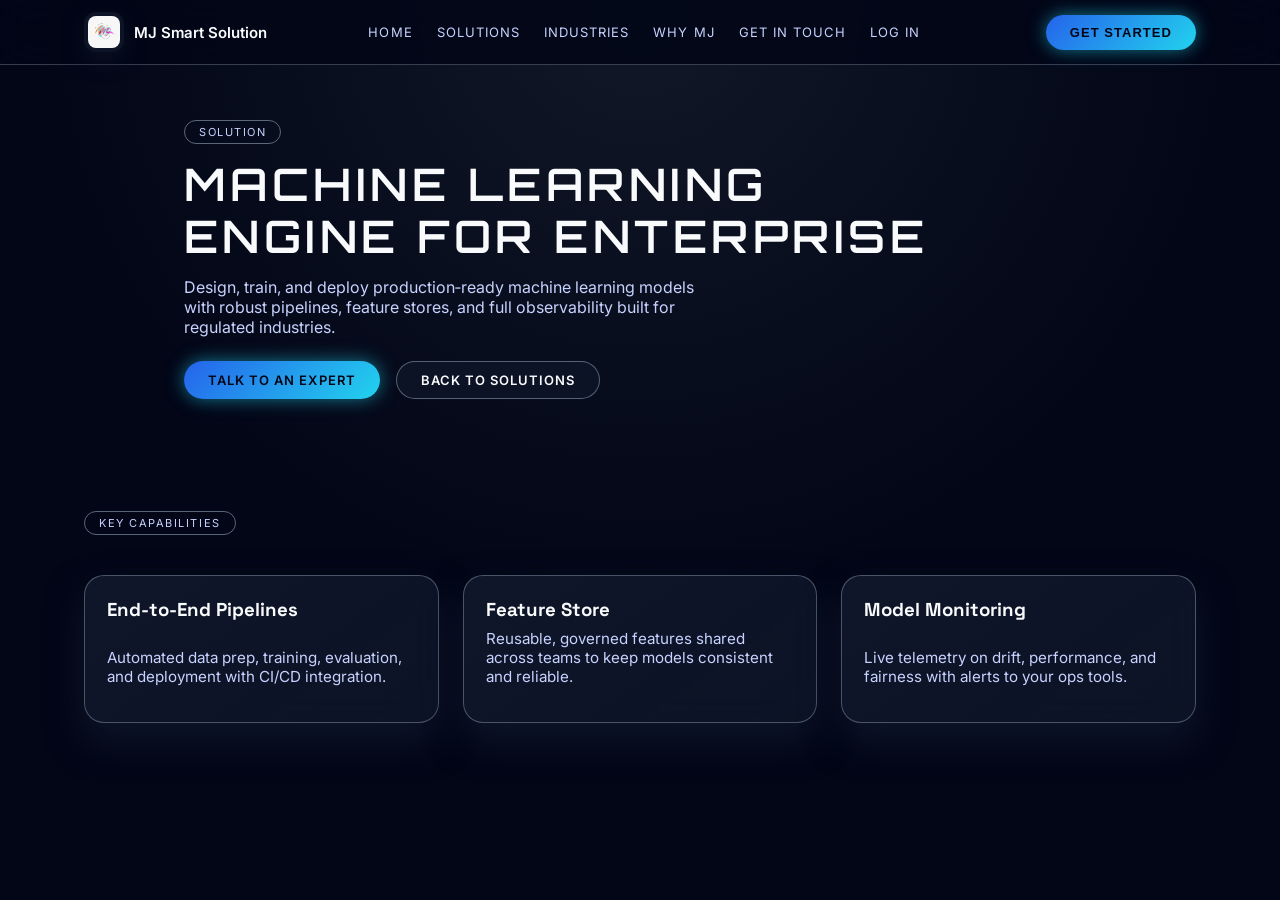
<file: solutions/machine-learning.html>
<!DOCTYPE html>
<html lang="en">
<head>
  <meta charset="UTF-8" />
  <title>Machine Learning – MJ Smart Solution</title>
  <meta name="viewport" content="width=device-width, initial-scale=1" />
  <!-- same fonts & css as home, but path goes one level up -->
  <link href="https://fonts.googleapis.com/css2?family=Space+Grotesk:wght@500;600;700&family=Inter:wght@400;500;600&family=Orbitron:wght@500;600;700&display=swap" rel="stylesheet">
  <link rel="stylesheet" href="../assets/css/styles.css" />
</head>
<body>

  <!-- NAVBAR (same as home, but links point back to index.html) -->
  <header class="nav">
    <div class="nav__inner">
      <a href="../index.html#hero" class="nav__logo">
        <img src="../assets/img/mj-logo.png" alt="MJ Smart Solution logo" class="logo-img" />
        <span class="logo-text">MJ Smart Solution</span>
      </a>

      <nav class="nav__links">
  <a href="../index.html#hero">Home</a>
  <a href="../index.html#solutions">Solutions</a>
  <a href="../index.html#industries">Industries</a>
  <a href="../index.html#why-us">Why MJ</a>
  <a href="../index.html#contact">Get in Touch</a>
  <a href="#" class="js-open-auth nav__login">Log In</a>
</nav>

<button class="btn btn--primary nav__cta js-open-auth" type="button">Get Started</button>
    </div>
  </header>

  <!-- MAIN CONTENT -->
  <main>
    <!-- Inner hero for this solution -->
    <section class="hero hero--inner">
      <div class="hero__content">
        <span class="pill">Solution</span>
        <h1 class="hero-title">
          <span>Machine Learning</span>
          <span>Engine for Enterprise</span>
        </h1>
        <p>
          Design, train, and deploy production‑ready machine learning models with robust
          pipelines, feature stores, and full observability built for regulated industries.
        </p>
        <div class="hero__actions">
          <a href="../index.html#contact" class="btn btn--primary">Talk to an Expert</a>
          <a href="../index.html#solutions" class="btn btn--ghost">Back to Solutions</a>
        </div>
      </div>
    </section>

    <!-- Simple feature section -->
    <section class="section">
      <div class="section__header" style="text-align:left; margin-left:0;">
        <span class="pill">Key Capabilities</span>
      </div>

      <div class="solutions-grid">
        <article class="glass-card">
          <h3>End‑to‑End Pipelines</h3>
          <p>Automated data prep, training, evaluation, and deployment with CI/CD integration.</p>
        </article>

        <article class="glass-card">
          <h3>Feature Store</h3>
          <p>Reusable, governed features shared across teams to keep models consistent and reliable.</p>
        </article>

        <article class="glass-card">
          <h3>Model Monitoring</h3>
          <p>Live telemetry on drift, performance, and fairness with alerts to your ops tools.</p>
        </article>
      </div>
    </section>
  </main>
   <!-- AUTH MODAL (Login / Create Account / Reset Password) -->
  <div class="auth-modal" id="auth-modal">
    <div class="auth-modal__backdrop"></div>
    <div class="auth-modal__dialog" role="dialog" aria-modal="true" aria-labelledby="auth-modal-title">
      <button class="auth-modal__close" type="button" aria-label="Close">
        ×
      </button>

      <div class="auth-modal__header">
        <h2 id="auth-modal-title">Welcome to MJ Smart Solution</h2>
        <p>Sign in to your workspace or create a new enterprise account.</p>
      </div>

      <div class="auth-modal__tabs">
        <button class="auth-tab is-active" data-auth-tab="login" type="button">Log in</button>
        <button class="auth-tab" data-auth-tab="signup" type="button">Create account</button>
      </div>

      <div class="auth-modal__body">
        <!-- LOGIN PANEL -->
        <form class="auth-panel auth-panel--active"
              data-auth-panel="login"
              onsubmit="event.preventDefault(); alert('Demo only – login is not connected to a backend.');">

          <div class="form-field">
            <label for="login-email">Work Email</label>
            <input id="login-email" type="email" required placeholder="name@company.com" />
          </div>

          <div class="form-field">
            <label for="login-password">Password</label>
            <input id="login-password" type="password" required placeholder="Enter your password" />
          </div>

          <div class="auth-extra">
            <label class="checkbox">
              <input type="checkbox" />
              <span>Remember me</span>
            </label>
            <!-- THIS LINK TRIGGERS RESET -->
            <a href="#" class="auth-link js-open-reset">Forgot password?</a>
          </div>

          <button type="submit" class="btn btn--primary auth-submit">Log in</button>
        </form>

        <!-- SIGNUP PANEL -->
        <form class="auth-panel"
              data-auth-panel="signup"
              onsubmit="event.preventDefault(); alert('Demo only – signup is not connected to a backend.');">

          <div class="form-field">
            <label for="signup-name">Full Name</label>
            <input id="signup-name" type="text" required placeholder="Enter your name" />
          </div>

          <div class="form-field">
            <label for="signup-company">Company</label>
            <input id="signup-company" type="text" required placeholder="Organization name" />
          </div>

          <div class="form-field">
            <label for="signup-email">Work Email</label>
            <input id="signup-email" type="email" required placeholder="name@company.com" />
          </div>

          <div class="form-field">
            <label for="signup-password">Password</label>
            <input id="signup-password" type="password" required placeholder="Create a strong password" />
          </div>

          <p class="auth-terms">
            By creating an account, you agree to our
            <a href="/terms.html" target="_blank" rel="noopener noreferrer">Terms of Service</a>
            and
            <a href="/privacy.html" target="_blank" rel="noopener noreferrer">Privacy Policy</a>.
          </p>

          <button type="submit" class="btn btn--primary auth-submit">Create account</button>
        </form>

        <!-- RESET PASSWORD PANEL -->
        <form class="auth-panel"
              data-auth-panel="reset"
              onsubmit="event.preventDefault(); alert('Demo only – a password reset link would be emailed to this address.');">

          <p class="auth-reset-text">
            Enter the email associated with your account and we’ll send you instructions
            to reset your password.
          </p>

          <div class="form-field">
            <label for="reset-email">Work Email</label>
            <input id="reset-email" type="email" required placeholder="name@company.com" />
          </div>

          <button type="submit" class="btn btn--primary auth-submit">Send reset link</button>

          <p class="auth-back-login">
            Remembered your password?
            <a href="#" class="auth-link js-back-login">Back to login</a>
          </p>
        </form>
      </div>
    </div>
  </div>
  <!-- JS (same file as home, but path goes one level up) -->
  <script src="../assets/js/main.js"></script>
</body>
</html>
</file>
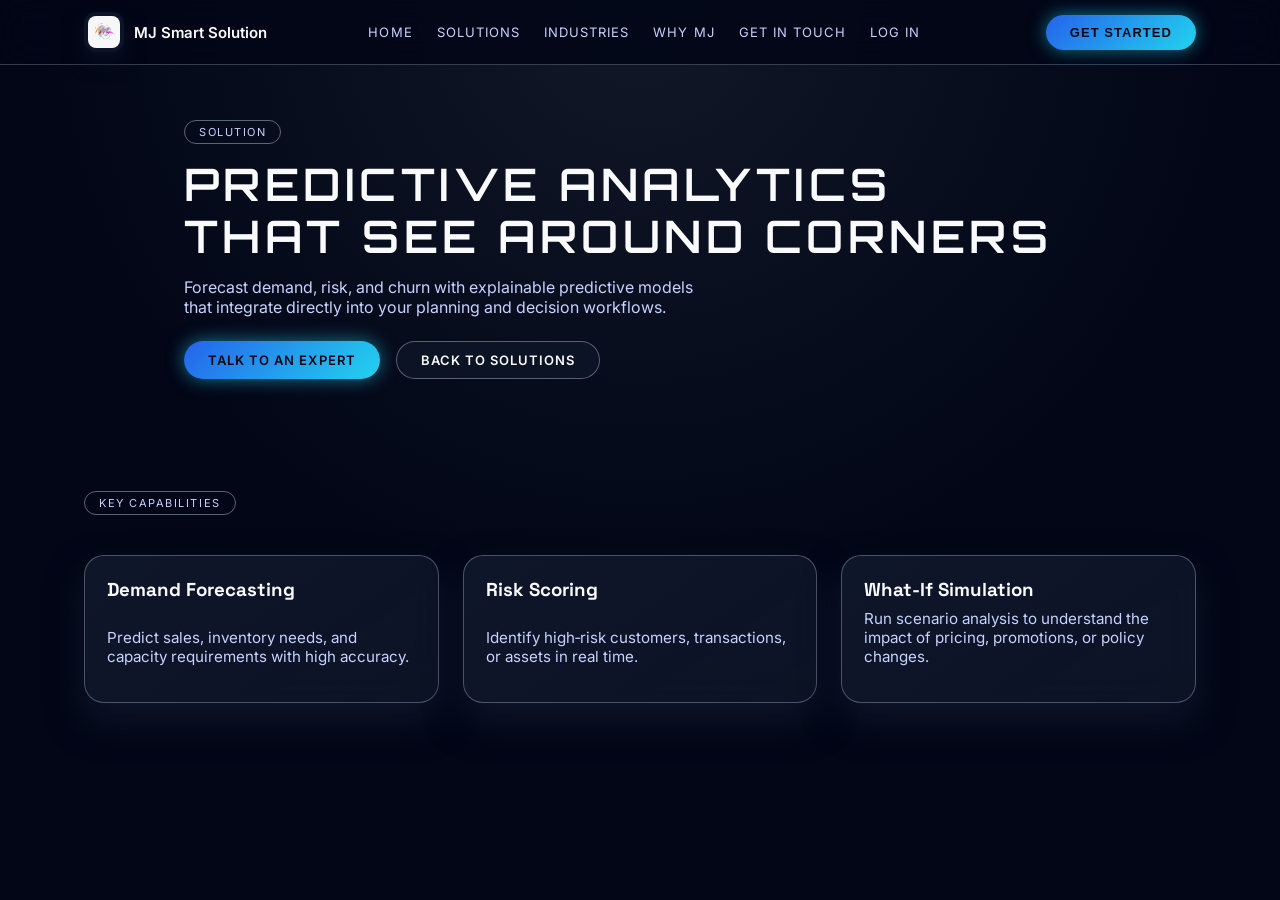
<file: solutions/predictive-analytics.html>
<!DOCTYPE html>
<html lang="en">
<head>
  <meta charset="UTF-8" />
<title>Predictive Analytics – MJ Smart Solution</title>  <meta name="viewport" content="width=device-width, initial-scale=1" />
  <link href="https://fonts.googleapis.com/css2?family=Space+Grotesk:wght@500;600;700&family=Inter:wght@400;500;600&family=Orbitron:wght@500;600;700&display=swap" rel="stylesheet">
  <link rel="stylesheet" href="../assets/css/styles.css" />
</head>
<body>

  <!-- NAVBAR (same as home, but links point back to index.html) -->
  <header class="nav">
    <div class="nav__inner">
      <a href="../index.html#hero" class="nav__logo">
        <img src="../assets/img/mj-logo.png" alt="MJ Smart Solution logo" class="logo-img" />
        <span class="logo-text">MJ Smart Solution</span>
      </a>

      <nav class="nav__links">
  <a href="../index.html#hero">Home</a>
  <a href="../index.html#solutions">Solutions</a>
  <a href="../index.html#industries">Industries</a>
  <a href="../index.html#why-us">Why MJ</a>
  <a href="../index.html#contact">Get in Touch</a>
  <a href="#" class="js-open-auth nav__login">Log In</a>
</nav>

<button class="btn btn--primary nav__cta js-open-auth" type="button">Get Started</button>
    </div>
  </header>

  <!-- MAIN CONTENT -->
  <main>
    <!-- Inner hero for this solution -->
    <section class="hero hero--inner">
      <div class="hero__content">
        <span class="pill">Solution</span>
<h1 class="hero-title">
  <span>Predictive Analytics</span>
  <span>That See Around Corners</span>
</h1>
<p>
  Forecast demand, risk, and churn with explainable predictive models
  that integrate directly into your planning and decision workflows.
</p>
        <div class="hero__actions">
          <a href="../index.html#contact" class="btn btn--primary">Talk to an Expert</a>
          <a href="../index.html#solutions" class="btn btn--ghost">Back to Solutions</a>
        </div>
      </div>
    </section>

    <!-- Simple feature section -->
    <section class="section">
      <div class="section__header" style="text-align:left; margin-left:0;">
        <span class="pill">Key Capabilities</span>
      </div>

     <div class="solutions-grid">
  <article class="glass-card">
    <h3>Demand Forecasting</h3>
    <p>Predict sales, inventory needs, and capacity requirements with high accuracy.</p>
  </article>

  <article class="glass-card">
    <h3>Risk Scoring</h3>
    <p>Identify high‑risk customers, transactions, or assets in real time.</p>
  </article>

  <article class="glass-card">
    <h3>What‑If Simulation</h3>
    <p>Run scenario analysis to understand the impact of pricing, promotions, or policy changes.</p>
  </article>
</div>
    </section>
  </main>
    <!-- AUTH MODAL (Login / Create Account / Reset Password) -->
  <div class="auth-modal" id="auth-modal">
    <div class="auth-modal__backdrop"></div>
    <div class="auth-modal__dialog" role="dialog" aria-modal="true" aria-labelledby="auth-modal-title">
      <button class="auth-modal__close" type="button" aria-label="Close">
        ×
      </button>

      <div class="auth-modal__header">
        <h2 id="auth-modal-title">Welcome to MJ Smart Solution</h2>
        <p>Sign in to your workspace or create a new enterprise account.</p>
      </div>

      <div class="auth-modal__tabs">
        <button class="auth-tab is-active" data-auth-tab="login" type="button">Log in</button>
        <button class="auth-tab" data-auth-tab="signup" type="button">Create account</button>
      </div>

      <div class="auth-modal__body">
        <!-- LOGIN PANEL -->
        <form class="auth-panel auth-panel--active"
              data-auth-panel="login"
              onsubmit="event.preventDefault(); alert('Demo only – login is not connected to a backend.');">

          <div class="form-field">
            <label for="login-email">Work Email</label>
            <input id="login-email" type="email" required placeholder="name@company.com" />
          </div>

          <div class="form-field">
            <label for="login-password">Password</label>
            <input id="login-password" type="password" required placeholder="Enter your password" />
          </div>

          <div class="auth-extra">
            <label class="checkbox">
              <input type="checkbox" />
              <span>Remember me</span>
            </label>
            <!-- THIS LINK TRIGGERS RESET -->
            <a href="#" class="auth-link js-open-reset">Forgot password?</a>
          </div>

          <button type="submit" class="btn btn--primary auth-submit">Log in</button>
        </form>

        <!-- SIGNUP PANEL -->
        <form class="auth-panel"
              data-auth-panel="signup"
              onsubmit="event.preventDefault(); alert('Demo only – signup is not connected to a backend.');">

          <div class="form-field">
            <label for="signup-name">Full Name</label>
            <input id="signup-name" type="text" required placeholder="Enter your name" />
          </div>

          <div class="form-field">
            <label for="signup-company">Company</label>
            <input id="signup-company" type="text" required placeholder="Organization name" />
          </div>

          <div class="form-field">
            <label for="signup-email">Work Email</label>
            <input id="signup-email" type="email" required placeholder="name@company.com" />
          </div>

          <div class="form-field">
            <label for="signup-password">Password</label>
            <input id="signup-password" type="password" required placeholder="Create a strong password" />
          </div>

          <p class="auth-terms">
            By creating an account, you agree to our
            <a href="/terms.html" target="_blank" rel="noopener noreferrer">Terms of Service</a>
            and
            <a href="/privacy.html" target="_blank" rel="noopener noreferrer">Privacy Policy</a>.
          </p>

          <button type="submit" class="btn btn--primary auth-submit">Create account</button>
        </form>

        <!-- RESET PASSWORD PANEL -->
        <form class="auth-panel"
              data-auth-panel="reset"
              onsubmit="event.preventDefault(); alert('Demo only – a password reset link would be emailed to this address.');">

          <p class="auth-reset-text">
            Enter the email associated with your account and we’ll send you instructions
            to reset your password.
          </p>

          <div class="form-field">
            <label for="reset-email">Work Email</label>
            <input id="reset-email" type="email" required placeholder="name@company.com" />
          </div>

          <button type="submit" class="btn btn--primary auth-submit">Send reset link</button>

          <p class="auth-back-login">
            Remembered your password?
            <a href="#" class="auth-link js-back-login">Back to login</a>
          </p>
        </form>
      </div>
    </div>
  </div>
  <!-- JS (same file as home, but path goes one level up) -->
  <script src="../assets/js/main.js"></script>
</body>
</html>
</file>
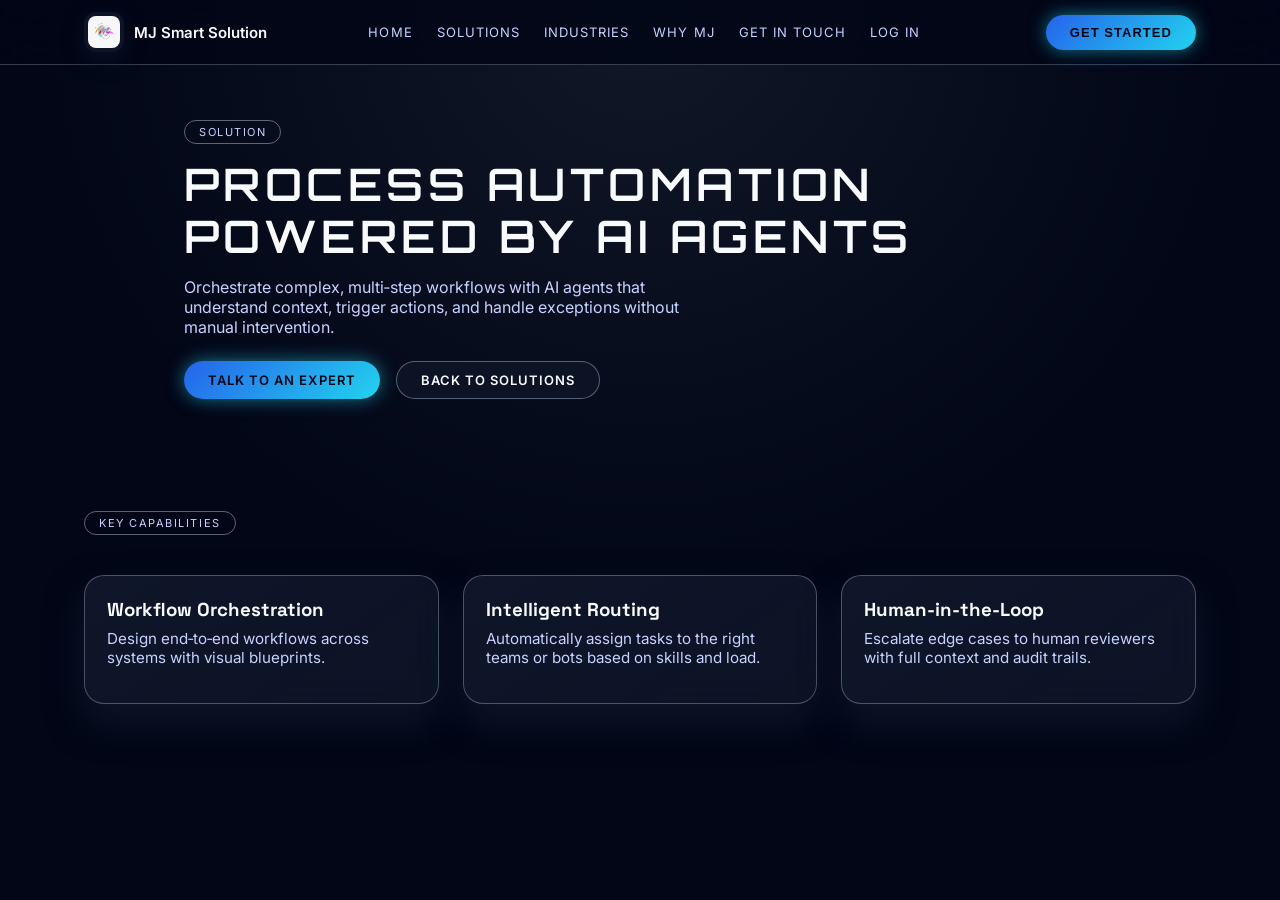
<file: solutions/process-automation.html>
<!DOCTYPE html>
<html lang="en">
<head>
  <meta charset="UTF-8" />
<title>Process Automation – MJ Smart Solution</title>  <meta name="viewport" content="width=device-width, initial-scale=1" />
  <link href="https://fonts.googleapis.com/css2?family=Space+Grotesk:wght@500;600;700&family=Inter:wght@400;500;600&family=Orbitron:wght@500;600;700&display=swap" rel="stylesheet">
  <link rel="stylesheet" href="../assets/css/styles.css" />
</head>
<body>

  <!-- NAVBAR (same as home, but links point back to index.html) -->
  <header class="nav">
    <div class="nav__inner">
      <a href="../index.html#hero" class="nav__logo">
        <img src="../assets/img/mj-logo.png" alt="MJ Smart Solution logo" class="logo-img" />
        <span class="logo-text">MJ Smart Solution</span>
      </a>
<nav class="nav__links">
  <a href="../index.html#hero">Home</a>
  <a href="../index.html#solutions">Solutions</a>
  <a href="../index.html#industries">Industries</a>
  <a href="../index.html#why-us">Why MJ</a>
  <a href="../index.html#contact">Get in Touch</a>
  <a href="#" class="js-open-auth nav__login">Log In</a>
</nav>

<button class="btn btn--primary nav__cta js-open-auth" type="button">Get Started</button>
    </div>
  </header>

  <!-- MAIN CONTENT -->
  <main>
    <!-- Inner hero for this solution -->
    <section class="hero hero--inner">
      <div class="hero__content">
        <span class="pill">Solution</span>
        <h1 class="hero-title">
  <span>Process Automation</span>
  <span>Powered by AI Agents</span>
</h1>
<p>
  Orchestrate complex, multi‑step workflows with AI agents that understand context,
  trigger actions, and handle exceptions without manual intervention.
</p>
        <div class="hero__actions">
          <a href="../index.html#contact" class="btn btn--primary">Talk to an Expert</a>
          <a href="../index.html#solutions" class="btn btn--ghost">Back to Solutions</a>
        </div>
      </div>
    </section>

    <!-- Simple feature section -->
    <section class="section">
      <div class="section__header" style="text-align:left; margin-left:0;">
        <span class="pill">Key Capabilities</span>
      </div>

      <div class="solutions-grid">
  <article class="glass-card">
    <h3>Workflow Orchestration</h3>
    <p>Design end‑to‑end workflows across systems with visual blueprints.</p>
  </article>

  <article class="glass-card">
    <h3>Intelligent Routing</h3>
    <p>Automatically assign tasks to the right teams or bots based on skills and load.</p>
  </article>

  <article class="glass-card">
    <h3>Human‑in‑the‑Loop</h3>
    <p>Escalate edge cases to human reviewers with full context and audit trails.</p>
  </article>
</div>
    </section>
  </main>
    <!-- AUTH MODAL (Login / Create Account / Reset Password) -->
  <div class="auth-modal" id="auth-modal">
    <div class="auth-modal__backdrop"></div>
    <div class="auth-modal__dialog" role="dialog" aria-modal="true" aria-labelledby="auth-modal-title">
      <button class="auth-modal__close" type="button" aria-label="Close">
        ×
      </button>

      <div class="auth-modal__header">
        <h2 id="auth-modal-title">Welcome to MJ Smart Solution</h2>
        <p>Sign in to your workspace or create a new enterprise account.</p>
      </div>

      <div class="auth-modal__tabs">
        <button class="auth-tab is-active" data-auth-tab="login" type="button">Log in</button>
        <button class="auth-tab" data-auth-tab="signup" type="button">Create account</button>
      </div>

      <div class="auth-modal__body">
        <!-- LOGIN PANEL -->
        <form class="auth-panel auth-panel--active"
              data-auth-panel="login"
              onsubmit="event.preventDefault(); alert('Demo only – login is not connected to a backend.');">

          <div class="form-field">
            <label for="login-email">Work Email</label>
            <input id="login-email" type="email" required placeholder="name@company.com" />
          </div>

          <div class="form-field">
            <label for="login-password">Password</label>
            <input id="login-password" type="password" required placeholder="Enter your password" />
          </div>

          <div class="auth-extra">
            <label class="checkbox">
              <input type="checkbox" />
              <span>Remember me</span>
            </label>
            <!-- THIS LINK TRIGGERS RESET -->
            <a href="#" class="auth-link js-open-reset">Forgot password?</a>
          </div>

          <button type="submit" class="btn btn--primary auth-submit">Log in</button>
        </form>

        <!-- SIGNUP PANEL -->
        <form class="auth-panel"
              data-auth-panel="signup"
              onsubmit="event.preventDefault(); alert('Demo only – signup is not connected to a backend.');">

          <div class="form-field">
            <label for="signup-name">Full Name</label>
            <input id="signup-name" type="text" required placeholder="Enter your name" />
          </div>

          <div class="form-field">
            <label for="signup-company">Company</label>
            <input id="signup-company" type="text" required placeholder="Organization name" />
          </div>

          <div class="form-field">
            <label for="signup-email">Work Email</label>
            <input id="signup-email" type="email" required placeholder="name@company.com" />
          </div>

          <div class="form-field">
            <label for="signup-password">Password</label>
            <input id="signup-password" type="password" required placeholder="Create a strong password" />
          </div>

          <p class="auth-terms">
            By creating an account, you agree to our
            <a href="/terms.html" target="_blank" rel="noopener noreferrer">Terms of Service</a>
            and
            <a href="/privacy.html" target="_blank" rel="noopener noreferrer">Privacy Policy</a>.
          </p>

          <button type="submit" class="btn btn--primary auth-submit">Create account</button>
        </form>

        <!-- RESET PASSWORD PANEL -->
        <form class="auth-panel"
              data-auth-panel="reset"
              onsubmit="event.preventDefault(); alert('Demo only – a password reset link would be emailed to this address.');">

          <p class="auth-reset-text">
            Enter the email associated with your account and we’ll send you instructions
            to reset your password.
          </p>

          <div class="form-field">
            <label for="reset-email">Work Email</label>
            <input id="reset-email" type="email" required placeholder="name@company.com" />
          </div>

          <button type="submit" class="btn btn--primary auth-submit">Send reset link</button>

          <p class="auth-back-login">
            Remembered your password?
            <a href="#" class="auth-link js-back-login">Back to login</a>
          </p>
        </form>
      </div>
    </div>
  </div>
  <!-- JS (same file as home, but path goes one level up) -->
  <script src="../assets/js/main.js"></script>
</body>
</html>
</file>
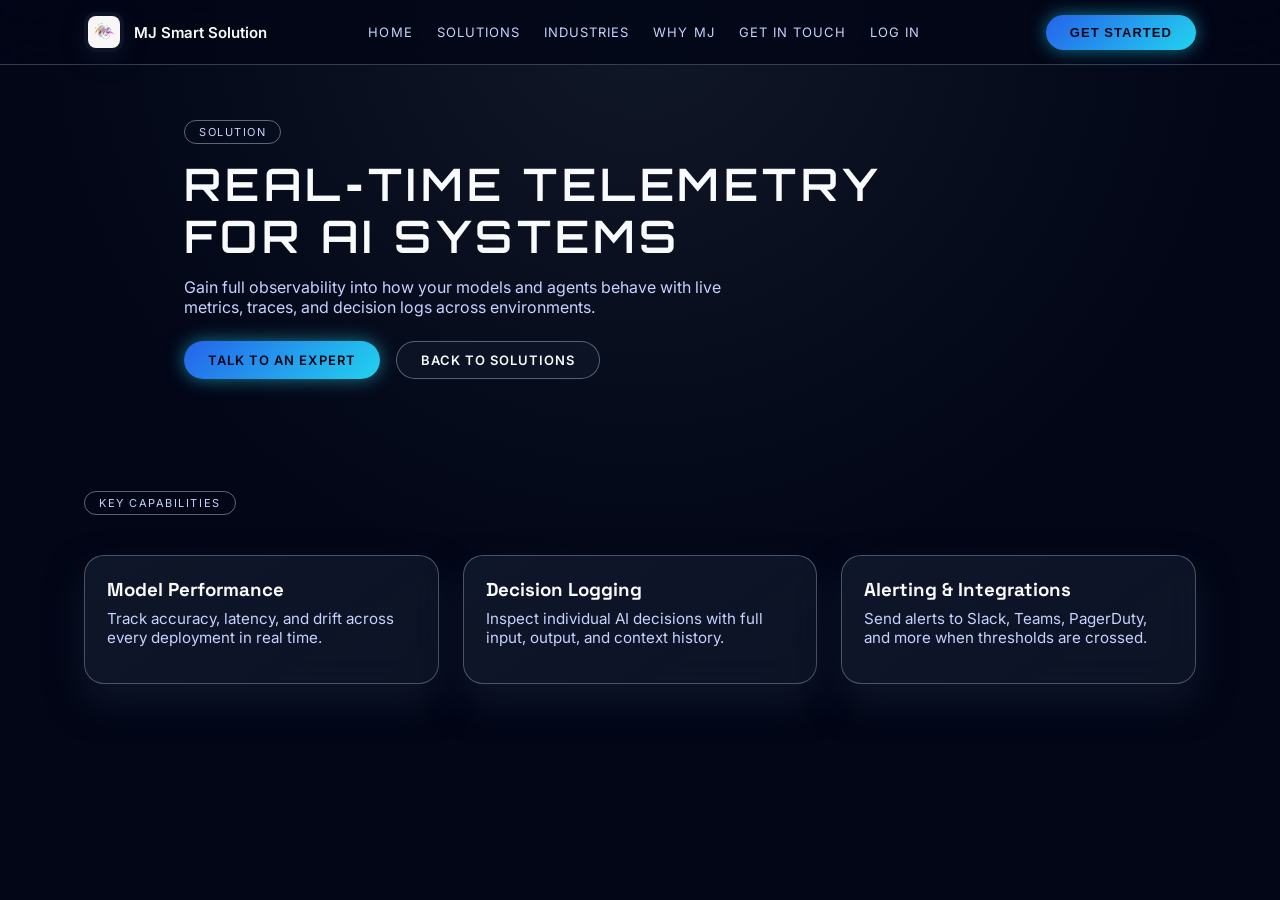
<file: solutions/real-time-telemetry.html>
<!DOCTYPE html>
<html lang="en">
<head>
  <meta charset="UTF-8" />
<title>Real‑Time Telemetry – MJ Smart Solution</title>  <meta name="viewport" content="width=device-width, initial-scale=1" />
  <link href="https://fonts.googleapis.com/css2?family=Space+Grotesk:wght@500;600;700&family=Inter:wght@400;500;600&family=Orbitron:wght@500;600;700&display=swap" rel="stylesheet">
  <link rel="stylesheet" href="../assets/css/styles.css" />
</head>
<body>

  <!-- NAVBAR (same as home, but links point back to index.html) -->
  <header class="nav">
    <div class="nav__inner">
      <a href="../index.html#hero" class="nav__logo">
        <img src="../assets/img/mj-logo.png" alt="MJ Smart Solution logo" class="logo-img" />
        <span class="logo-text">MJ Smart Solution</span>
      </a>

      <nav class="nav__links">
  <a href="../index.html#hero">Home</a>
  <a href="../index.html#solutions">Solutions</a>
  <a href="../index.html#industries">Industries</a>
  <a href="../index.html#why-us">Why MJ</a>
  <a href="../index.html#contact">Get in Touch</a>
  <a href="#" class="js-open-auth nav__login">Log In</a>
</nav>

<button class="btn btn--primary nav__cta js-open-auth" type="button">Get Started</button>
    </div>
  </header>

  <!-- MAIN CONTENT -->
  <main>
    <!-- Inner hero for this solution -->
    <section class="hero hero--inner">
      <div class="hero__content">
        <span class="pill">Solution</span>
        <h1 class="hero-title">
  <span>Real‑Time Telemetry</span>
  <span>For AI Systems</span>
</h1>
<p>
  Gain full observability into how your models and agents behave with live
  metrics, traces, and decision logs across environments.
</p>
        <div class="hero__actions">
          <a href="../index.html#contact" class="btn btn--primary">Talk to an Expert</a>
          <a href="../index.html#solutions" class="btn btn--ghost">Back to Solutions</a>
        </div>
      </div>
    </section>

    <!-- Simple feature section -->
    <section class="section">
      <div class="section__header" style="text-align:left; margin-left:0;">
        <span class="pill">Key Capabilities</span>
      </div>

      <div class="solutions-grid">
  <article class="glass-card">
    <h3>Model Performance</h3>
    <p>Track accuracy, latency, and drift across every deployment in real time.</p>
  </article>

  <article class="glass-card">
    <h3>Decision Logging</h3>
    <p>Inspect individual AI decisions with full input, output, and context history.</p>
  </article>

  <article class="glass-card">
    <h3>Alerting & Integrations</h3>
    <p>Send alerts to Slack, Teams, PagerDuty, and more when thresholds are crossed.</p>
  </article>
</div>
    </section>
  </main>
    <!-- AUTH MODAL (Login / Create Account / Reset Password) -->
  <div class="auth-modal" id="auth-modal">
    <div class="auth-modal__backdrop"></div>
    <div class="auth-modal__dialog" role="dialog" aria-modal="true" aria-labelledby="auth-modal-title">
      <button class="auth-modal__close" type="button" aria-label="Close">
        ×
      </button>

      <div class="auth-modal__header">
        <h2 id="auth-modal-title">Welcome to MJ Smart Solution</h2>
        <p>Sign in to your workspace or create a new enterprise account.</p>
      </div>

      <div class="auth-modal__tabs">
        <button class="auth-tab is-active" data-auth-tab="login" type="button">Log in</button>
        <button class="auth-tab" data-auth-tab="signup" type="button">Create account</button>
      </div>

      <div class="auth-modal__body">
        <!-- LOGIN PANEL -->
        <form class="auth-panel auth-panel--active"
              data-auth-panel="login"
              onsubmit="event.preventDefault(); alert('Demo only – login is not connected to a backend.');">

          <div class="form-field">
            <label for="login-email">Work Email</label>
            <input id="login-email" type="email" required placeholder="name@company.com" />
          </div>

          <div class="form-field">
            <label for="login-password">Password</label>
            <input id="login-password" type="password" required placeholder="Enter your password" />
          </div>

          <div class="auth-extra">
            <label class="checkbox">
              <input type="checkbox" />
              <span>Remember me</span>
            </label>
            <!-- THIS LINK TRIGGERS RESET -->
            <a href="#" class="auth-link js-open-reset">Forgot password?</a>
          </div>

          <button type="submit" class="btn btn--primary auth-submit">Log in</button>
        </form>

        <!-- SIGNUP PANEL -->
        <form class="auth-panel"
              data-auth-panel="signup"
              onsubmit="event.preventDefault(); alert('Demo only – signup is not connected to a backend.');">

          <div class="form-field">
            <label for="signup-name">Full Name</label>
            <input id="signup-name" type="text" required placeholder="Enter your name" />
          </div>

          <div class="form-field">
            <label for="signup-company">Company</label>
            <input id="signup-company" type="text" required placeholder="Organization name" />
          </div>

          <div class="form-field">
            <label for="signup-email">Work Email</label>
            <input id="signup-email" type="email" required placeholder="name@company.com" />
          </div>

          <div class="form-field">
            <label for="signup-password">Password</label>
            <input id="signup-password" type="password" required placeholder="Create a strong password" />
          </div>

          <p class="auth-terms">
            By creating an account, you agree to our
            <a href="/terms.html" target="_blank" rel="noopener noreferrer">Terms of Service</a>
            and
            <a href="/privacy.html" target="_blank" rel="noopener noreferrer">Privacy Policy</a>.
          </p>

          <button type="submit" class="btn btn--primary auth-submit">Create account</button>
        </form>

        <!-- RESET PASSWORD PANEL -->
        <form class="auth-panel"
              data-auth-panel="reset"
              onsubmit="event.preventDefault(); alert('Demo only – a password reset link would be emailed to this address.');">

          <p class="auth-reset-text">
            Enter the email associated with your account and we’ll send you instructions
            to reset your password.
          </p>

          <div class="form-field">
            <label for="reset-email">Work Email</label>
            <input id="reset-email" type="email" required placeholder="name@company.com" />
          </div>

          <button type="submit" class="btn btn--primary auth-submit">Send reset link</button>

          <p class="auth-back-login">
            Remembered your password?
            <a href="#" class="auth-link js-back-login">Back to login</a>
          </p>
        </form>
      </div>
    </div>
  </div>
  <!-- JS (same file as home, but path goes one level up) -->
  <script src="../assets/js/main.js"></script>
</body>
</html>
</file>
<file: assets/css/styles.css>
/* ========== BASIC RESET ========== */
*,
*::before,
*::after {
  box-sizing: border-box;
  margin: 0;
  padding: 0;
}

html {
  scroll-behavior: smooth; /* smooth scrolling when clicking menu links */
}

body {
  font-family: 'Inter', system-ui, -apple-system, BlinkMacSystemFont, sans-serif;
  background: radial-gradient(circle at top, #111827 0%, #020617 55%, #020617 100%);
  color: #F9FAFB;
  min-height: 100vh;
}
body.modal-open {
  overflow: hidden;
}
.nav {
  position: fixed;
  top: 0;
  left: 0;
  right: 0;
  z-index: 100;
  backdrop-filter: blur(18px);
  background: rgba(2, 6, 23, 0.82); /* transparent dark */
  border-bottom: 1px solid rgba(148, 163, 184, 0.35);
}

.nav__inner {
  max-width: 1160px;
  margin: 0 auto;
  padding: 12px 24px;
  display: flex;
  align-items: center;
  justify-content: space-between;
}

/* Logo */
.nav__logo {
  display: flex;
  align-items: center;
  gap: 10px;
  text-decoration: none;
}
.logo-img {
  height: 40px;           /* adjust if you want bigger/smaller */
  width: auto;
  border-radius: 12px;
  background: rgba(15, 23, 42, 0.9);      /* subtle dark chip behind */
  padding: 4px;
  box-shadow: 0 8px 20px rgba(15, 23, 42, 0.7);
}
.logo-text {
  color: #F9FAFB;
  font-weight: 600;
  font-size: 15px;
}

/* Menu links (desktop) */
.nav__links {
  display: flex;
  align-items: center;
  gap: 24px;
}

.nav__links a {
  position: relative;
  font-size: 13px;
  letter-spacing: 0.08em;
  text-transform: uppercase;
  text-decoration: none;
  color: #C7D2FE;
}

/* underline animation */
.nav__links a::after {
  content: '';
  position: absolute;
  left: 50%;
  bottom: -6px;
  width: 0;
  height: 2px;
  background: linear-gradient(90deg, #2563EB, #22D3EE);
  transform: translateX(-50%);
  transition: width 0.25s ease;
}

.nav__links a:hover::after {
  width: 60%;
}

/* Get Started button on the right */
.nav__cta {
  margin-left: 24px;
}

/* Mobile hamburger button */
.nav__toggle {
  display: none;
  width: 36px;
  height: 36px;
  border-radius: 999px;
  border: 1px solid rgba(148, 163, 184, 0.7);
  background: rgba(15, 23, 42, 0.9);
  align-items: center;
  justify-content: center;
  flex-direction: column;
  gap: 5px;
  cursor: pointer;
}

.nav__toggle span {
  width: 18px;
  height: 2px;
  background: #E5E7EB;
  border-radius: 999px;
  transition: transform 0.25s ease, opacity 0.25s ease;
}

/* When menu is open, transform the hamburger to an X */
.nav__toggle--open span:first-child {
  transform: translateY(3px) rotate(45deg);
}
.nav__toggle--open span:last-child {
  transform: translateY(-3px) rotate(-45deg);
}

/* ========== BUTTONS ========== */

.btn {
  display: inline-flex;
  align-items: center;
  justify-content: center;
  padding: 10px 24px;
  border-radius: 999px;
  font-size: 13px;
  font-weight: 600;
  letter-spacing: 0.08em;
  text-transform: uppercase;
  border: none;
  cursor: pointer;
  text-decoration: none;
}

.btn--primary {
  background: linear-gradient(135deg, #2563EB, #22D3EE);
  color: #020617;
  box-shadow: 0 0 18px rgba(34, 211, 238, 0.55);
  transition: transform 0.25s ease, box-shadow 0.25s ease;
}

.btn--primary:hover {
  transform: translateY(-1px) scale(1.03);
  box-shadow: 0 0 26px rgba(34, 211, 238, 0.8);
}

.btn--ghost {
  border: 1px solid rgba(148, 163, 184, 0.55);
  color: #F9FAFB;
  background: rgba(15, 23, 42, 0.7);
}

.btn__icon {
  margin-right: 6px;
}

/* ========== HERO SECTION ========== */

.hero {
  max-width: 1160px;
  margin: 0 auto;
  padding: 120px 24px 80px; /* extra top padding for fixed nav */
  display: grid;
  grid-template-columns: minmax(0, 1.2fr) minmax(0, 1fr);
  gap: 48px;
  align-items: center;
}
/* inner pages hero: single column, slightly narrower */
.hero--inner {
  max-width: 960px;
  grid-template-columns: minmax(0, 1fr);
}
/* HERO TITLE (sci‑fi style, controlled lines) */
.hero-title {
  font-family: 'Orbitron', system-ui, -apple-system, BlinkMacSystemFont, sans-serif;
  font-size: 2.8rem;
  line-height: 1.08;
  margin: 16px 0;

  text-transform: uppercase;
  letter-spacing: 0.10em;   /* slightly tighter so lines fit better */
  font-weight: 600;
}

.hero-title span {
  display: block;
  white-space: nowrap;       /* keep each span on a single line on desktop */
}

/* extra small gap between lines */
.hero-title span + span {
  margin-top: 4px;
}

.hero__content p {
  max-width: 540px;
  color: #C7D2FE;
  font-size: 1rem;
}

.hero__actions {
  display: flex;
  gap: 16px;
  margin-top: 24px;
}

/* Small pill label above hero title */
.pill {
  display: inline-flex;
  padding: 4px 14px;
  border-radius: 999px;
  border: 1px solid rgba(148, 163, 184, 0.6);
  font-size: 11px;
  letter-spacing: 0.14em;
  text-transform: uppercase;
  color: #C7D2FE;
}
/* HERO IMAGE – plain, no overlay or border */

.hero__visual {
  display: flex;
  justify-content: flex-end;   /* pushes image to the right of hero */
}

.hero__visual .brain-card {
  max-width: 420px;            /* optional: limit size */
  margin-left: 40px;           /* small gap from text; adjust if you want */
}

.brain-image {
  width: 100%;
  height: auto;
  display: block;              /* no effects, no filters */
}
/* Tablets */
@media (max-width: 1024px) {
  .hero {
    grid-template-columns: 1fr;
  }
}

/* Phones */
@media (max-width: 768px) {
  /* hide desktop menu & CTA, show hamburger */
  .nav__links,
  .nav__cta {
    display: none;
  }

  .nav__toggle {
    display: flex;
  }

  /* mobile dropdown menu panel */
  .nav__links--open {
    display: flex;
    position: fixed;
    left: 16px;
    right: 16px;
    top: 64px;
    flex-direction: column;
    gap: 16px;
    padding: 16px 20px;
    border-radius: 20px;
    background: rgba(15, 23, 42, 0.96);
    border: 1px solid rgba(148, 163, 184, 0.5);
  }

  .nav__links--open a {
    padding: 4px 0;
  }

  .hero {
    padding-top: 108px;
    padding-bottom: 56px;
  }

  .hero__content h1 {
    font-size: 2.1rem;
  }

  .hero__actions {
    flex-direction: column;
    align-items: stretch;
  }
  .hero-title {
    font-size: 2.1rem;
    letter-spacing: 0.06em;
  }

  .hero-title span {
    white-space: normal;   /* allow wrapping on very small screens */
  }
  .hero__visual {
    margin-top: 24px;
  }
}
/* ====== TRUST METRICS SECTION ====== */

.metrics {
  max-width: 1160px;
  margin: 0 auto;
  padding: 0 24px 56px;
  display: grid;
  grid-template-columns: repeat(4, minmax(0, 1fr));
  gap: 18px;
}

.metric-card {
  background: rgba(15, 23, 42, 0.9);
  border-radius: 20px;
  border: 1px solid rgba(148, 163, 184, 0.4);
  padding: 18px 20px;
  box-shadow: 0 18px 40px rgba(15, 23, 42, 0.9);
  transition: transform 0.25s ease, box-shadow 0.25s ease, border-color 0.25s ease;
}

.metric-card h3 {
  font-family: 'Space Grotesk', system-ui;
  font-size: 1.6rem;
  margin-bottom: 4px;
}

.metric-card p {
  font-size: 0.8rem;
  letter-spacing: 0.16em;
  text-transform: uppercase;
  color: #C7D2FE;
}

.metric-card:hover {
  transform: translateY(-4px);
  border-color: rgba(56, 189, 248, 0.9);
  box-shadow: 0 26px 60px rgba(15, 23, 42, 1);
}

/* ====== GENERIC SECTION STYLES ====== */

.section {
  max-width: 1160px;
  margin: 0 auto;
  padding: 32px 24px 80px;
}

.section__header {
  text-align: center;
  max-width: 720px;
  margin: 0 auto 40px;
}

.section__header h2 {
  font-family: 'Space Grotesk', system-ui;
  font-size: 2.2rem;
  margin: 16px 0 8px;
}

.section__header p {
  color: #C7D2FE;
}

/* ====== SOLUTIONS GRID ====== */

.solutions-grid {
  display: grid;
  grid-template-columns: repeat(3, minmax(0, 1fr));
  gap: 24px;
}

.glass-card {
  background: linear-gradient(145deg, rgba(15,23,42,0.96), rgba(15,23,42,0.78));
  border-radius: 20px;
  padding: 22px 22px 20px;
  border: 1px solid rgba(148,163,184,0.45);
  backdrop-filter: blur(18px);
  box-shadow: 0 18px 36px rgba(15,23,42,0.9);
  display: flex;
  flex-direction: column;
  justify-content: space-between;
  transition: transform 0.25s ease, box-shadow 0.25s ease, border-color 0.25s ease;
}

.glass-card h3 {
  font-family: 'Space Grotesk', system-ui;
  margin-bottom: 8px;
}

.glass-card p {
  color: #C7D2FE;
  font-size: 0.95rem;
  margin-bottom: 16px;
}

.glass-card:hover {
  transform: translateY(-6px);
  border-color: rgba(56, 189, 248, 0.9);
  box-shadow: 0 28px 70px rgba(15,23,42,1);
}

.link-more {
  font-size: 0.85rem;
  font-weight: 500;
  color: #22D3EE;
  text-decoration: none;
  text-transform: uppercase;
  letter-spacing: 0.12em;
}

.link-more:hover {
  text-decoration: underline;
}

/* ====== RESPONSIVE FOR METRICS + SOLUTIONS ====== */

@media (max-width: 1024px) {
  .metrics {
    grid-template-columns: repeat(2, minmax(0, 1fr));
  }

  .solutions-grid {
    grid-template-columns: repeat(2, minmax(0, 1fr));
  }
}

@media (max-width: 768px) {
  .metrics {
    padding-bottom: 40px;
    grid-template-columns: 1fr;
  }

  .solutions-grid {
    grid-template-columns: 1fr;
  }

  .section {
    padding-bottom: 56px;
  }
}
/* ====== INDUSTRIES SECTION ====== */

.industries-grid {
  display: grid;
  grid-template-columns: repeat(3, minmax(0, 1fr));
  gap: 24px;
}

.industry-card {
  border-radius: 28px;
  padding: 22px 22px 20px;
  background: rgba(15, 23, 42, 0.92);
  border: 1px solid rgba(148, 163, 184, 0.5);
  box-shadow: 0 20px 48px rgba(15, 23, 42, 0.9);
  transition: transform 0.25s ease, box-shadow 0.25s ease, border-color 0.25s ease;
}

.industry-card h3 {
  font-family: 'Space Grotesk', system-ui;
  margin-bottom: 8px;
}

.industry-card p {
  color: #C7D2FE;
  font-size: 0.95rem;
  margin-bottom: 14px;
}

.industry-card:hover {
  transform: translateY(-6px);
  border-color: rgba(56, 189, 248, 0.9);
  box-shadow: 0 28px 70px rgba(15, 23, 42, 1);
}

/* responsive */
@media (max-width: 1024px) {
  .industries-grid {
    grid-template-columns: repeat(2, minmax(0, 1fr));
  }
}

@media (max-width: 768px) {
  .industries-grid {
    grid-template-columns: 1fr;
  }
}
/* ====== WHY US SECTION ====== */

.why-grid {
  display: grid;
  grid-template-columns: minmax(0, 1.2fr) minmax(0, 1fr);
  gap: 40px;
  align-items: center;
}

.why-text h2 {
  font-family: 'Space Grotesk', system-ui;
  font-size: 2.1rem;
  margin: 16px 0 8px;
}

.why-text > p {
  color: #C7D2FE;
  margin-bottom: 20px;
}

.why-list {
  list-style: none;
  display: grid;
  gap: 14px;
}

.why-list li strong {
  display: block;
  font-weight: 600;
}

.why-list li span {
  color: #C7D2FE;
  font-size: 0.95rem;
}

/* metrics pill card */
.why-metrics-card {
  border-radius: 32px;
  background: rgba(15, 23, 42, 0.95);
  border: 1px solid rgba(148, 163, 184, 0.5);
  box-shadow: 0 24px 60px rgba(15, 23, 42, 0.95);
  padding: 24px 26px;
  display: grid;
  grid-template-columns: repeat(2, minmax(0, 1fr));
  gap: 18px 24px;
}

.why-metrics-card h3 {
  font-family: 'Space Grotesk', system-ui;
  font-size: 1.5rem;
}

.why-metrics-card p {
  font-size: 0.75rem;
  letter-spacing: 0.14em;
  text-transform: uppercase;
  color: #C7D2FE;
}

/* responsive */
@media (max-width: 1024px) {
  .why-grid {
    grid-template-columns: 1fr;
  }
}
/* ====== CONTACT SECTION ====== */

.contact-grid {
  display: block;          /* only the form now, no right column */
}

.contact-form-wrapper h2 {
  font-family: 'Space Grotesk', system-ui;
  font-size: 2rem;
  margin: 16px 0 8px;
}

.contact-form-wrapper > p {
  color: #C7D2FE;
  margin-bottom: 20px;
}

.contact-form {
  margin-top: 8px;
  display: grid;
  gap: 16px;
}

.form-row {
  display: grid;
  grid-template-columns: repeat(2, minmax(0, 1fr));
  gap: 16px;
}

.form-field {
  display: flex;
  flex-direction: column;
  gap: 6px;
}

.form-field label {
  font-size: 0.85rem;
  color: #E5E7EB;
}

.form-field input,
.form-field textarea {
  border-radius: 14px;
  border: 1px solid rgba(148, 163, 184, 0.6);
  background: rgba(15, 23, 42, 0.8);
  color: #F9FAFB;
  padding: 10px 12px;
  font-size: 0.95rem;
  outline: none;
}

.form-field input::placeholder,
.form-field textarea::placeholder {
  color: #64748B;
}

.form-field input:focus,
.form-field textarea:focus {
  border-color: rgba(56, 189, 248, 0.9);
  box-shadow: 0 0 0 1px rgba(56, 189, 248, 0.5);
}

/* right side info cards */
.contact-info {
  display: grid;
  gap: 14px;
}

.contact-card {
  border-radius: 18px;
  padding: 14px 16px;
  background: rgba(15, 23, 42, 0.9);
  border: 1px solid rgba(148, 163, 184, 0.5);
}

.contact-card h3 {
  font-size: 0.95rem;
  text-transform: uppercase;
  letter-spacing: 0.14em;
  margin-bottom: 4px;
}

.contact-card p {
  color: #E5E7EB;
}

/* responsive */
@media (max-width: 1024px) {
  .contact-grid {
    grid-template-columns: 1fr;
  }

  .form-row {
    grid-template-columns: 1fr;
  }
}
/* ====== SCROLL REVEAL ANIMATION ====== */

/* initial state: slightly down + transparent */
[data-reveal] {
  opacity: 0;
  transform: translateY(24px);
  transition:
    opacity 0.6s ease-out,
    transform 0.6s ease-out;
}

/* when visible: fade in + slide up */
[data-reveal].is-visible {
  opacity: 1;
  transform: translateY(0);
}
/* ====== FOOTER CONTACT STRIP ====== */

.footer-contact {
  border-top: 1px solid rgba(148, 163, 184, 0.35);
  margin-top: 32px;
  padding: 20px 16px 28px;
  background: rgba(2, 6, 23, 0.95);
}

.footer-contact__inner {
  max-width: 960px;
  margin: 0 auto;
  text-align: center;
}

.footer-contact__row {
  display: flex;
  justify-content: center;
  flex-wrap: wrap;
  gap: 24px;
  margin-bottom: 10px;
}

.footer-contact__item {
  font-size: 0.8rem;              /* smaller, professional size */
  color: #C7D2FE;
  min-width: 150px;
}

.footer-contact__label {
  display: block;
  font-size: 0.7rem;
  text-transform: uppercase;
  letter-spacing: 0.16em;
  color: #9CA3AF;
  margin-bottom: 4px;
}

.footer-contact__item a {
  color: #E5E7EB;
  text-decoration: none;
}

.footer-contact__item a:hover {
  text-decoration: underline;
}

.footer-contact__bottom {
  font-size: 0.75rem;
  color: #6B7280;
}

/* responsive: stack items nicely on narrow screens */
@media (max-width: 640px) {
  .footer-contact__row {
    flex-direction: column;
    align-items: center;
  }
}
/* ====== FINAL CTA SECTION ====== */

.final-cta {
  padding: 56px 16px 64px;
  background: radial-gradient(circle at top,
    #020617 0%,
    #020617 40%,
    #020617 100%);
  border-top: 1px solid rgba(148, 163, 184, 0.3);
}

.final-cta__inner {
  max-width: 900px;
  margin: 0 auto;
  text-align: center;
}

.final-cta h2 {
  font-family: 'Space Grotesk', system-ui;
  font-size: 2.2rem;
  margin-bottom: 10px;
}

.final-cta p {
  color: #C7D2FE;
  max-width: 640px;
  margin: 0 auto 24px;
}

.final-cta__actions {
  display: flex;
  justify-content: center;
  gap: 16px;
  flex-wrap: wrap;
}

/* responsive */
@media (max-width: 640px) {
  .final-cta h2 {
    font-size: 1.8rem;
  }

  .final-cta__actions {
    flex-direction: column;
    align-items: stretch;
  }

  .final-cta__actions .btn {
    width: 100%;
    justify-content: center;
  }
}
/* ====== AUTH MODAL (LOGIN / SIGNUP) ====== */

.auth-modal {
  position: fixed;
  inset: 0;
  display: none; /* hidden by default */
  z-index: 200;
}

.auth-modal--open {
  display: block;
}

.auth-modal__backdrop {
  position: absolute;
  inset: 0;
  background: rgba(15, 23, 42, 0.78);
  backdrop-filter: blur(10px);
}

.auth-modal__dialog {
  position: relative;
  max-width: 420px;
  margin: 80px auto;
  background: rgba(15, 23, 42, 0.98);
  border-radius: 24px;
  padding: 24px 24px 26px;
  border: 1px solid rgba(148, 163, 184, 0.45);
  box-shadow: 0 24px 70px rgba(15, 23, 42, 0.95);
  z-index: 1;
  animation: authFadeIn 0.3s ease-out;
}

@keyframes authFadeIn {
  from {
    opacity: 0;
    transform: translateY(16px);
  }
  to {
    opacity: 1;
    transform: translateY(0);
  }
}

.auth-modal__close {
  position: absolute;
  top: 12px;
  right: 14px;
  width: 28px;
  height: 28px;
  border-radius: 999px;
  border: 1px solid rgba(148, 163, 184, 0.5);
  background: transparent;
  color: #E5E7EB;
  font-size: 16px;
  cursor: pointer;
}

.auth-modal__header h2 {
  font-family: 'Space Grotesk', system-ui;
  font-size: 1.4rem;
  margin-bottom: 4px;
}

.auth-modal__header p {
  font-size: 0.9rem;
  color: #C7D2FE;
}

/* tabs */
.auth-modal__tabs {
  display: flex;
  gap: 8px;
  margin-top: 16px;
  margin-bottom: 12px;
  background: rgba(15, 23, 42, 0.9);
  border-radius: 999px;
  padding: 3px;
}

.auth-tab {
  flex: 1;
  border-radius: 999px;
  border: none;
  background: transparent;
  color: #9CA3AF;
  font-size: 0.8rem;
  text-transform: uppercase;
  letter-spacing: 0.12em;
  padding: 6px 0;
  cursor: pointer;
}

.auth-tab.is-active {
  background: linear-gradient(135deg, #2563EB, #22D3EE);
  color: #020617;
}

/* panels */
.auth-modal__body {
  margin-top: 8px;
}

.auth-panel {
  display: none;
}

.auth-panel--active {
  display: block;
}

.auth-extra {
  display: flex;
  justify-content: space-between;
  align-items: center;
  margin: 4px 0 12px;
}

.checkbox {
  display: flex;
  align-items: center;
  gap: 6px;
  font-size: 0.8rem;
  color: #E5E7EB;
}

.checkbox input {
  width: 14px;
  height: 14px;
}

.auth-link {
  font-size: 0.8rem;
  color: #22D3EE;
  text-decoration: none;
}

.auth-link:hover {
  text-decoration: underline;
}

.auth-terms {
  font-size: 0.75rem;
  color: #9CA3AF;
  margin: 8px 0 12px;
}

.auth-terms a {
  color: #E5E7EB;
  text-decoration: underline;
}

.auth-submit {
  width: 100%;
  justify-content: center;
  margin-top: 10px;
}

/* mobile dialog */
@media (max-width: 640px) {
  .auth-modal__dialog {
    margin: 60px 16px;
  }
}
/* ====== LEGAL PAGES (TERMS & PRIVACY) ====== */

.legal-page {
  max-width: 900px;
  margin: 0 auto;
  padding: 120px 24px 80px;
}

.legal-header h1 {
  font-family: 'Space Grotesk', system-ui;
  font-size: 2.4rem;
  margin-bottom: 8px;
}

.legal-header p {
  color: #C7D2FE;
  max-width: 640px;
}

.legal-content {
  margin-top: 32px;
  display: grid;
  gap: 18px;
}

.legal-content h2 {
  font-size: 1.15rem;
  margin-top: 12px;
  font-weight: 600;
}

.legal-content p,
.legal-content ul {
  color: #E5E7EB;
  font-size: 0.95rem;
  line-height: 1.7;
}

.legal-content ul {
  padding-left: 18px;
  list-style: disc;
}

.legal-note {
  font-size: 0.8rem;
  color: #9CA3AF;
  margin-top: 16px;
}
.auth-reset-text {
  font-size: 0.9rem;
  color: #C7D2FE;
  margin-bottom: 12px;
}

.auth-back-login {
  margin-top: 10px;
  font-size: 0.8rem;
  color: #9CA3AF;
}
</file>
